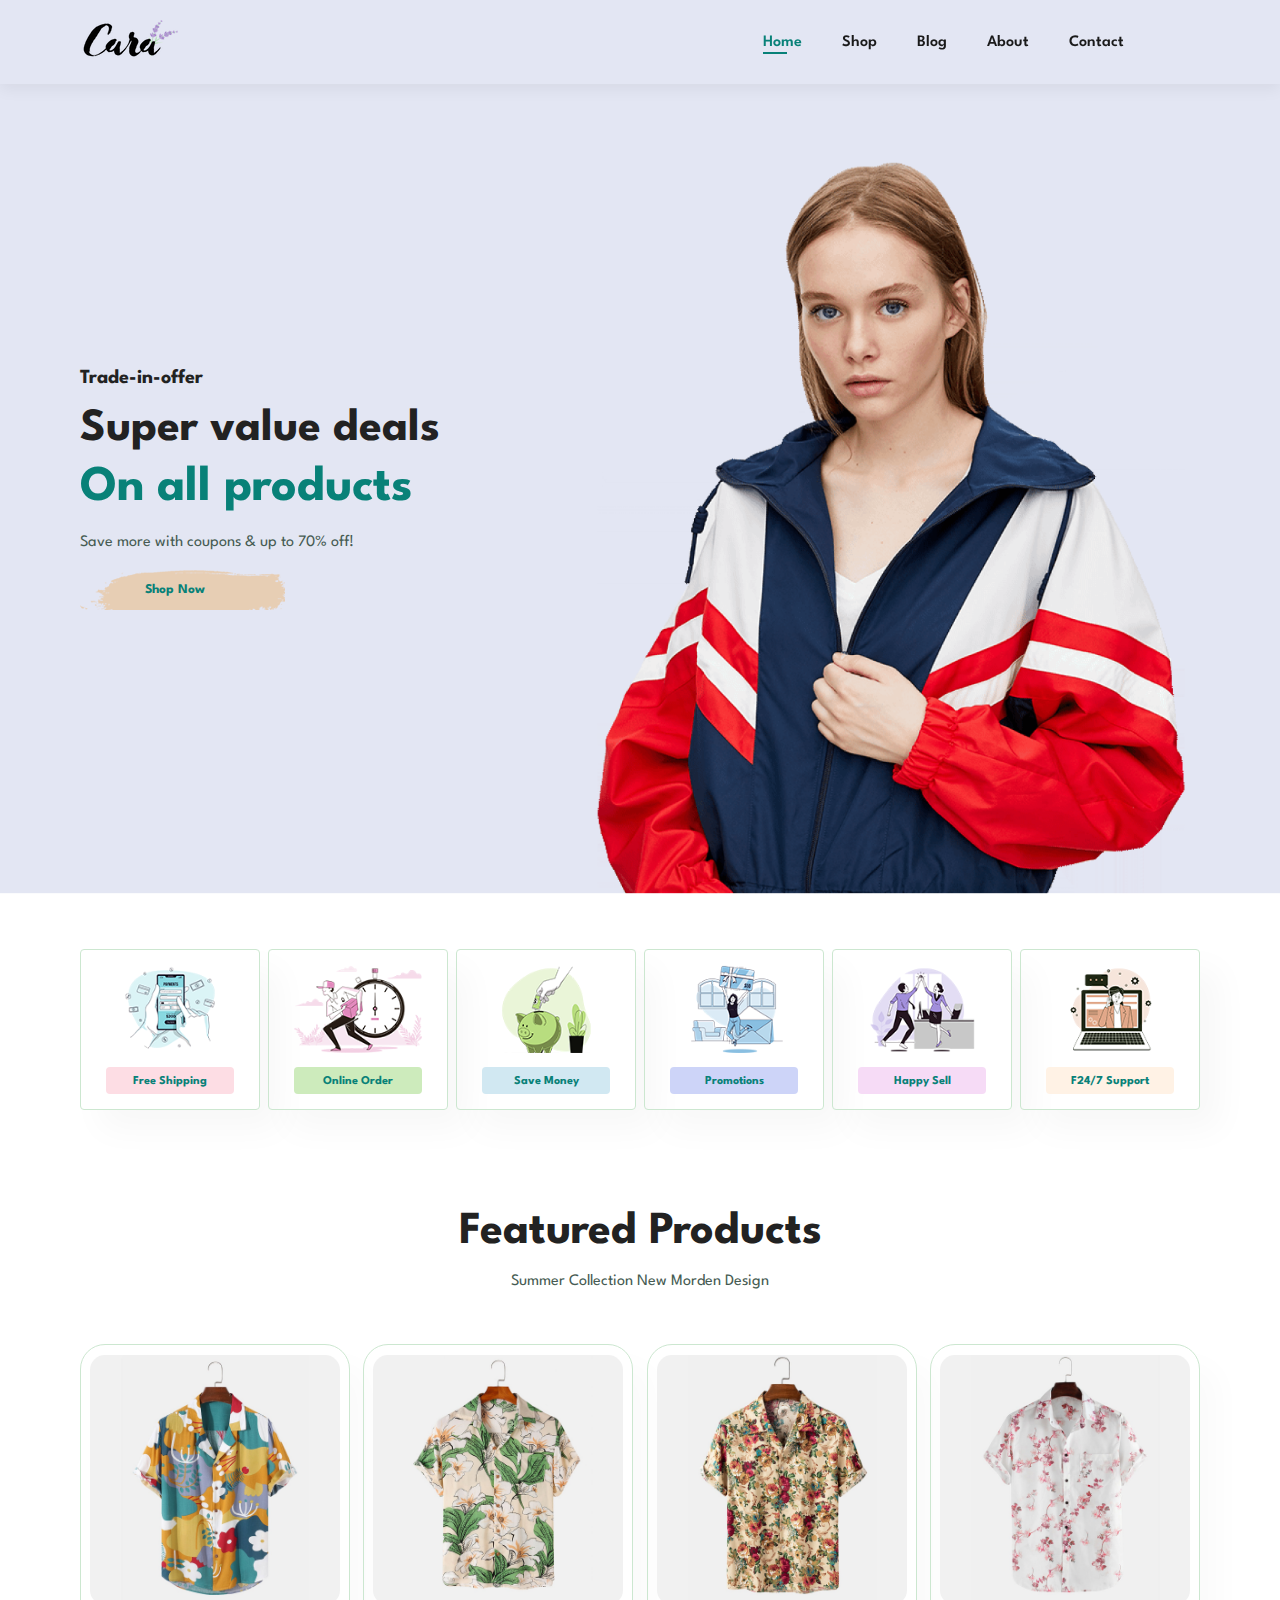
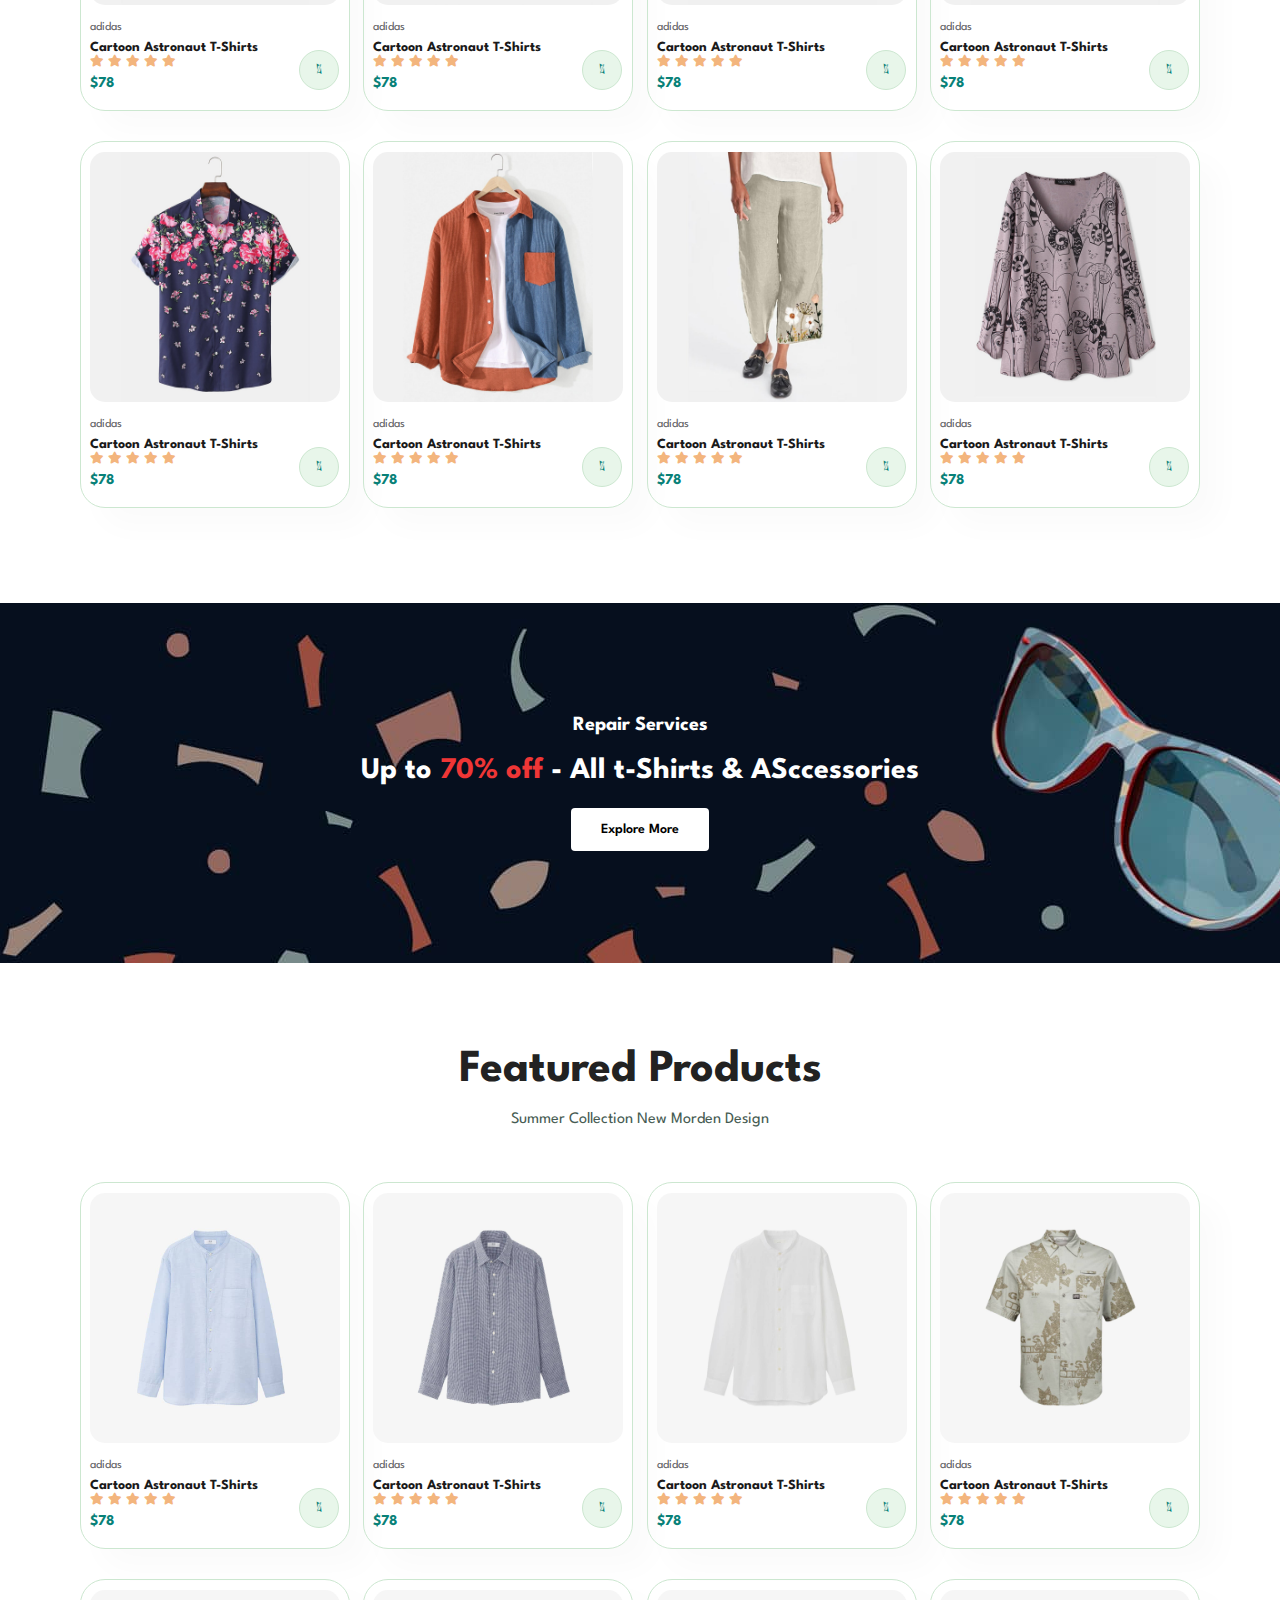
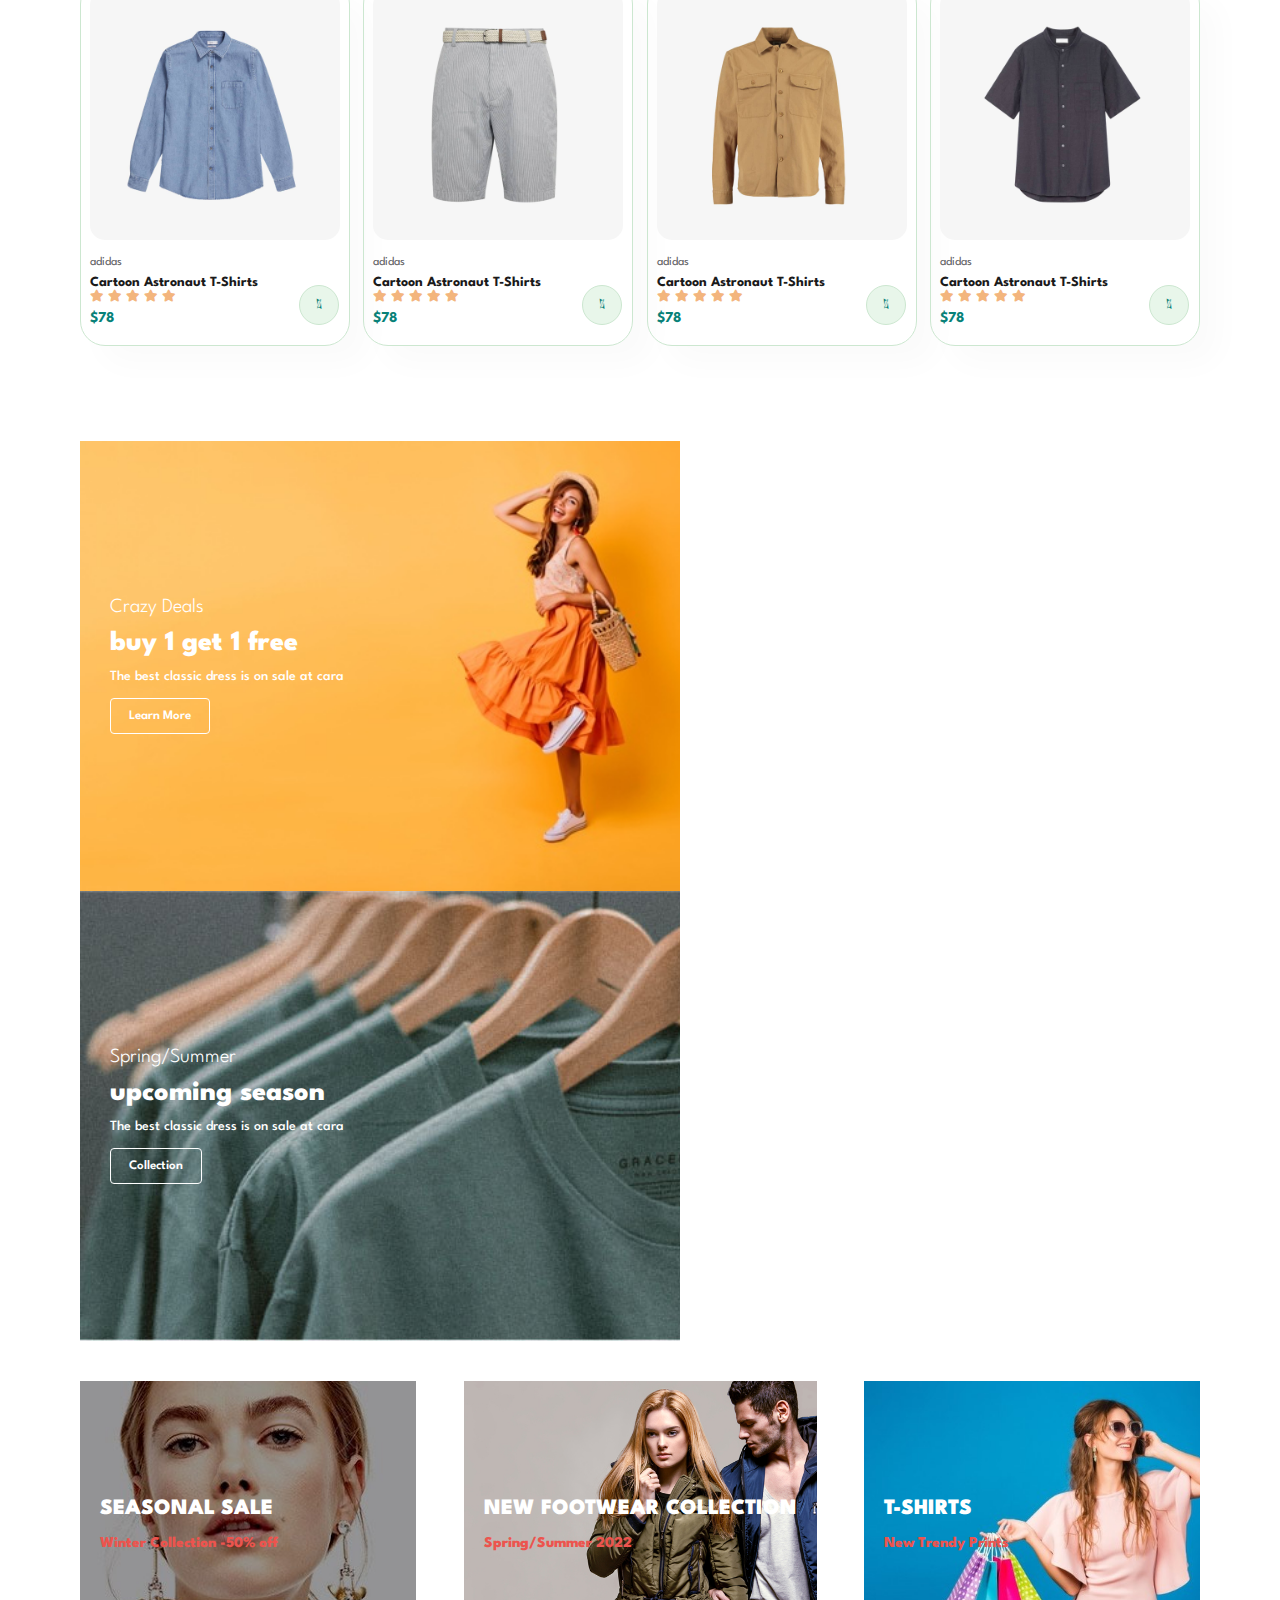
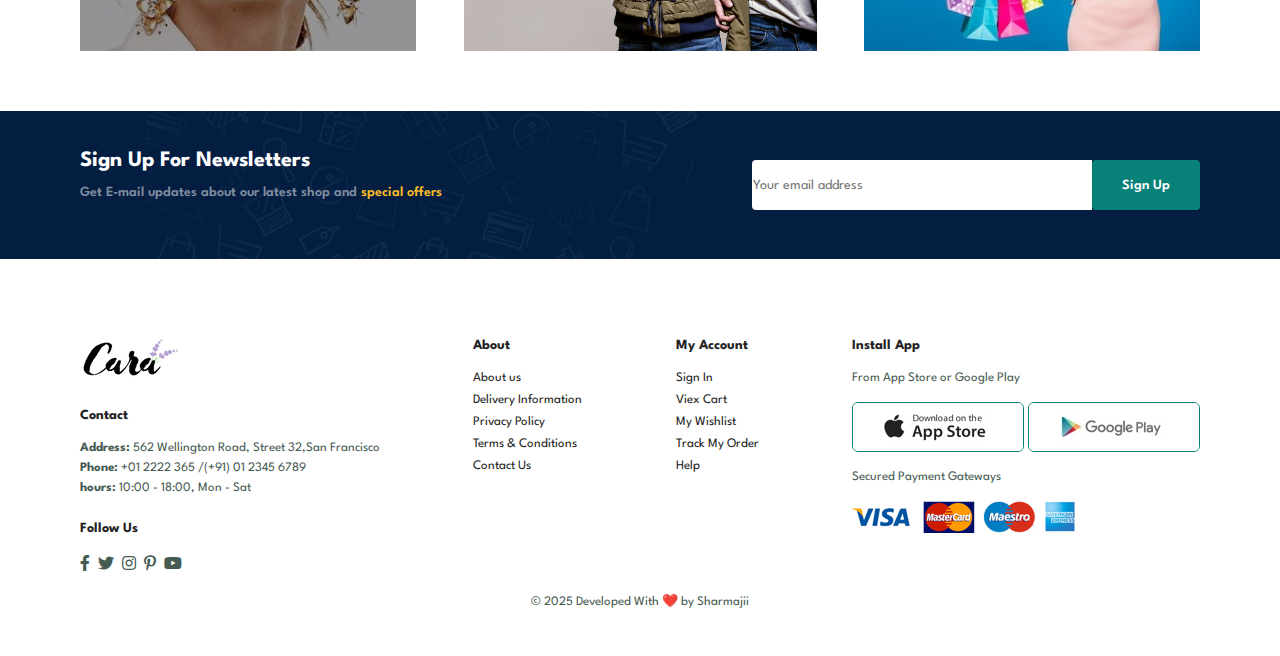
<file: index.html>
<!DOCTYPE html>
<html lang="en">
<head>
    <meta charset="UTF-8">
    <meta name="viewport" content="width=device-width, initial-scale=1.0">
    <title>Ecommerce Website</title>
    <link rel="stylesheet" href="https://pro.fontawesome.com/releases/v5.10.0/css/all.css" />
    <link rel="stylesheet" href="style.css">
</head>
<body>
    <section id="header">
        <a href="#"><img src="assets/logo_files/logo.png" alt=""></a>

        <div>
            <ul id="navbar">
                <li><a class="active" href="index.html">Home</a></li>
                <li><a href="shop.html">Shop</a></li>
                <li><a href="blog.html">Blog</a></li>
                <li><a href="about.html">About</a></li>
                <li><a href="contact.html">Contact</a></li>
                <li id="lg-bag"><a href="cart.html"><i class="far fa-shopping-bag"></i></a></li>
                <a href="#" id="close"><i class="far fa-times"></i></a>
            </ul>
        </div>
        <div id="mobile">
                <a href="cart.html"><i class="far fa-shopping-bag"></i></a>
                <i id="bar" class="fas fa-outdent"></i>
        </div>

    </section>

    <section id="hero">
        <h4>Trade-in-offer</h4>
        <h2>Super value deals</h2>
        <h1>On all products</h1>
        <p>Save more with coupons & up to 70% off!</p>
        <button>Shop Now</button>
    </section>

    <section id="feature" class="section-p1">
        <div class="fe-box">
            <img src="assets/f1.png" alt="">
            <h6>Free Shipping</h6>
        </div>
        <div class="fe-box">
            <img src="assets/f2.png" alt="">
            <h6>Online Order</h6>
        </div>
        <div class="fe-box">
            <img src="assets/f3.png" alt="">
            <h6>Save Money</h6>
        </div>
        <div class="fe-box">
            <img src="assets/f4.png" alt="">
            <h6>Promotions</h6>
        </div>
        <div class="fe-box">
            <img src="assets/f5.png" alt="">
            <h6>Happy Sell</h6>
        </div>
        <div class="fe-box">
            <img src="assets/f6.png" alt="">
            <h6>F24/7 Support</h6>
        </div>
    </section>

    
    <section id="product1" class="section-p1">
      <h2>Featured Products</h2>
      <p>Summer Collection New Morden Design</p>
      <div class="pro-container">
        <div class="pro">
            <img src="assets/a1.png" alt="">
            <div class="des">
                <span>adidas</span>
                <h5>Cartoon Astronaut T-Shirts</h5>
                <div class="star">
                    <i class="fas fa-star"></i>
                    <i class="fas fa-star"></i>
                    <i class="fas fa-star"></i>
                    <i class="fas fa-star"></i>
                    <i class="fas fa-star"></i>
                </div>
                <h4>$78</h4>
            </div>
            <a href="#"><i class="fal fa-shopping-cart cart"></i></a>
        </div>
        
            <div class="pro">
                <img src="assets/a2.png" alt="">
                <div class="des">
                    <span>adidas</span>
                    <h5>Cartoon Astronaut T-Shirts</h5>
                    <div class="star">
                        <i class="fas fa-star"></i>
                        <i class="fas fa-star"></i>
                        <i class="fas fa-star"></i>
                        <i class="fas fa-star"></i>
                        <i class="fas fa-star"></i>
                    </div>
                    <h4>$78</h4>
                </div>
                <a href="#"><i class="fal fa-shopping-cart cart"></i></a>
            </div>
            
                <div class="pro">
                    <img src="assets/a3.png" alt="">
                    <div class="des">
                        <span>adidas</span>
                        <h5>Cartoon Astronaut T-Shirts</h5>
                        <div class="star">
                            <i class="fas fa-star"></i>
                            <i class="fas fa-star"></i>
                            <i class="fas fa-star"></i>
                            <i class="fas fa-star"></i>
                            <i class="fas fa-star"></i>
                        </div>
                        <h4>$78</h4>
                    </div>
                    <a href="#"><i class="fal fa-shopping-cart cart"></i></a>
                </div>
                
                    <div class="pro">
                        <img src="assets/a4.png" alt="">
                        <div class="des">
                            <span>adidas</span>
                            <h5>Cartoon Astronaut T-Shirts</h5>
                            <div class="star">
                                <i class="fas fa-star"></i>
                                <i class="fas fa-star"></i>
                                <i class="fas fa-star"></i>
                                <i class="fas fa-star"></i>
                                <i class="fas fa-star"></i>
                            </div>
                            <h4>$78</h4>
                        </div>
                        <a href="#"><i class="fal fa-shopping-cart cart"></i></a>
                    </div>
                    
                        <div class="pro">
                            <img src="assets/a5.png" alt="">
                            <div class="des">
                                <span>adidas</span>
                                <h5>Cartoon Astronaut T-Shirts</h5>
                                <div class="star">
                                    <i class="fas fa-star"></i>
                                    <i class="fas fa-star"></i>
                                    <i class="fas fa-star"></i>
                                    <i class="fas fa-star"></i>
                                    <i class="fas fa-star"></i>
                                </div>
                                <h4>$78</h4>
                            </div>
                            <a href="#"><i class="fal fa-shopping-cart cart"></i></a>
                        </div>
                        
                            <div class="pro">
                                <img src="assets/a6.png" alt="">
                                <div class="des">
                                    <span>adidas</span>
                                    <h5>Cartoon Astronaut T-Shirts</h5>
                                    <div class="star">
                                        <i class="fas fa-star"></i>
                                        <i class="fas fa-star"></i>
                                        <i class="fas fa-star"></i>
                                        <i class="fas fa-star"></i>
                                        <i class="fas fa-star"></i>
                                    </div>
                                    <h4>$78</h4>
                                </div>
                                <a href="#"><i class="fal fa-shopping-cart cart"></i></a>
                            </div>
                            
                                <div class="pro">
                                    <img src="assets/a7.png" alt="">
                                    <div class="des">
                                        <span>adidas</span>
                                        <h5>Cartoon Astronaut T-Shirts</h5>
                                        <div class="star">
                                            <i class="fas fa-star"></i>
                                            <i class="fas fa-star"></i>
                                            <i class="fas fa-star"></i>
                                            <i class="fas fa-star"></i>
                                            <i class="fas fa-star"></i>
                                        </div>
                                        <h4>$78</h4>
                                    </div>
                                    <a href="#"><i class="fal fa-shopping-cart cart"></i></a>
                                </div>
                                
                                    <div class="pro">
                                        <img src="assets/a8.png" alt="">
                                        <div class="des">
                                            <span>adidas</span>
                                            <h5>Cartoon Astronaut T-Shirts</h5>
                                            <div class="star">
                                                <i class="fas fa-star"></i>
                                                <i class="fas fa-star"></i>
                                                <i class="fas fa-star"></i>
                                                <i class="fas fa-star"></i>
                                                <i class="fas fa-star"></i>
                                            </div>
                                            <h4>$78</h4>
                                        </div>
                                        <a href="#"><i class="fal fa-shopping-cart cart"></i></a>
                                    </div>
      </div>
    </section>
    
    <section id="banner" class="section-m1">
        <h4>Repair Services</h4>
        <h2>Up to <span>70% off</span> - All t-Shirts & ASccessories</h2>
        <button class="normal">Explore More</button>
    </section>

    <section id="product1" class="section-p1">
        <h2>Featured Products</h2>
        <p>Summer Collection New Morden Design</p>
        <div class="pro-container">
          <div class="pro">
              <img src="assets/b1.png" alt="">
              <div class="des">
                  <span>adidas</span>
                  <h5>Cartoon Astronaut T-Shirts</h5>
                  <div class="star">
                      <i class="fas fa-star"></i>
                      <i class="fas fa-star"></i>
                      <i class="fas fa-star"></i>
                      <i class="fas fa-star"></i>
                      <i class="fas fa-star"></i>
                  </div>
                  <h4>$78</h4>
              </div>
              <a href="#"><i class="fal fa-shopping-cart cart"></i></a>
          </div>
          
              <div class="pro">
                  <img src="assets/b2.png" alt="">
                  <div class="des">
                      <span>adidas</span>
                      <h5>Cartoon Astronaut T-Shirts</h5>
                      <div class="star">
                          <i class="fas fa-star"></i>
                          <i class="fas fa-star"></i>
                          <i class="fas fa-star"></i>
                          <i class="fas fa-star"></i>
                          <i class="fas fa-star"></i>
                      </div>
                      <h4>$78</h4>
                  </div>
                  <a href="#"><i class="fal fa-shopping-cart cart"></i></a>
              </div>
              
                  <div class="pro">
                      <img src="assets/b3.png" alt="">
                      <div class="des"> 
                          <span>adidas</span>
                          <h5>Cartoon Astronaut T-Shirts</h5>
                          <div class="star">
                              <i class="fas fa-star"></i>
                              <i class="fas fa-star"></i>
                              <i class="fas fa-star"></i>
                              <i class="fas fa-star"></i>
                              <i class="fas fa-star"></i>
                          </div>
                          <h4>$78</h4>
                      </div>
                      <a href="#"><i class="fal fa-shopping-cart cart"></i></a>
                    </div> 
                  
                      <div class="pro">
                          <img src="assets/b4.png" alt="">
                          <div class="des">
                              <span>adidas</span>
                              <h5>Cartoon Astronaut T-Shirts</h5>
                              <div class="star">
                                  <i class="fas fa-star"></i>
                                  <i class="fas fa-star"></i>
                                  <i class="fas fa-star"></i>
                                  <i class="fas fa-star"></i>
                                  <i class="fas fa-star"></i>
                              </div>
                              <h4>$78</h4>
                          </div>
                          <a href="#"><i class="fal fa-shopping-cart cart"></i></a>
                      </div>
                      
                          <div class="pro">
                              <img src="assets/b5.png" alt="">
                              <div class="des">
                                  <span>adidas</span>
                                  <h5>Cartoon Astronaut T-Shirts</h5>
                                  <div class="star">
                                      <i class="fas fa-star"></i>
                                      <i class="fas fa-star"></i>
                                      <i class="fas fa-star"></i>
                                      <i class="fas fa-star"></i>
                                      <i class="fas fa-star"></i>
                                  </div>
                                  <h4>$78</h4>
                              </div>
                              <a href="#"><i class="fal fa-shopping-cart cart"></i></a>
                          </div>
                          
                              <div class="pro">
                                  <img src="assets/b6.png" alt="">
                                  <div class="des">
                                      <span>adidas</span>
                                      <h5>Cartoon Astronaut T-Shirts</h5>
                                      <div class="star">
                                          <i class="fas fa-star"></i>
                                          <i class="fas fa-star"></i>
                                          <i class="fas fa-star"></i>
                                          <i class="fas fa-star"></i>
                                          <i class="fas fa-star"></i>
                                      </div>
                                      <h4>$78</h4>
                                  </div>
                                  <a href="#"><i class="fal fa-shopping-cart cart"></i></a>
                              </div>
                              
                                  <div class="pro">
                                      <img src="assets/b7.png" alt="">
                                      <div class="des">
                                          <span>adidas</span>
                                          <h5>Cartoon Astronaut T-Shirts</h5>
                                          <div class="star">
                                              <i class="fas fa-star"></i>
                                              <i class="fas fa-star"></i>
                                              <i class="fas fa-star"></i>
                                              <i class="fas fa-star"></i>
                                              <i class="fas fa-star"></i>
                                          </div>
                                          <h4>$78</h4>
                                      </div>
                                      <a href="#"><i class="fal fa-shopping-cart cart"></i></a>
                                  </div>
                                  
                                      <div class="pro">
                                          <img src="assets/b8.png" alt="">
                                          <div class="des">
                                              <span>adidas</span>
                                              <h5>Cartoon Astronaut T-Shirts</h5>
                                              <div class="star">
                                                  <i class="fas fa-star"></i>
                                                  <i class="fas fa-star"></i>
                                                  <i class="fas fa-star"></i>
                                                  <i class="fas fa-star"></i>
                                                  <i class="fas fa-star"></i>
                                              </div>
                                              <h4>$78</h4>
                                          </div>
                                          <a href="#"><i class="fal fa-shopping-cart cart"></i></a>
                                      </div>
        </div>
      </section>

    <section id="sm-banner" class="section-p1">
        <div class="banner-box">
            <h4>Crazy Deals</h4>
            <h2>buy 1 get 1 free</h2>
            <span>The best classic dress is on sale at cara</span>
            <button class="white">Learn More</button>
        </div>
        <div class="banner-box banner-box2">
            <h4>Spring/Summer</h4>
            <h2>upcoming season</h2>
            <span>The best classic dress is on sale at cara</span>
            <button class="white">Collection</button>
        </div>
</section>

<section id="banner3">
    <div class="banner-box">
        <h2>SEASONAL SALE</h2>
        <h3>Winter Collection -50% off</h3>
    </div>
    <div class="banner-box banner-box2">
            <h2>NEW FOOTWEAR COLLECTION</h2>
            <h3>Spring/Summer 2022</h3>
    </div>
    <div class="banner-box banner-box3">
        <h2>T-SHIRTS</h2>
        <h3>New Trendy Prints</h3>
</div>
</section>

<section id="newsletter" class="section-p1 section-m1">
    <div class="newstext">
        <h4>Sign Up For Newsletters</h4>
        <p>Get E-mail updates about our latest shop and <span>special offers</span></p>
    </div>
    <div class="form">
        <input type="text" placeholder="Your email address">
        <button class="normal">Sign Up</button>
    </div>
</section>

<footer class="section-p1">
    <div class="col">
        <img  class="logo" src="assets/logo_files/logo.png" alt="">
        <h4>Contact</h4>
        <p><strong>Address: </strong> 562 Wellington Road, Street 32,San Francisco</p>
        <p><strong>Phone: </strong> +01 2222 365 /(+91) 01 2345 6789</p>
        <p><strong>hours: </strong>10:00 - 18:00, Mon - Sat</p>
        <div class="follow">
            <h4>Follow Us</h4>
            <div class="icon">
                <i class="fab fa-facebook-f"></i>
                <i class="fab fa-twitter"></i>
                <i class="fab fa-instagram"></i>
                <i class="fab fa-pinterest-p"></i>
                <i class="fab fa-youtube"></i>
            </div>
        </div>
    </div>

    <div class="col">
        <h4>About</h4>
        <a href="#">About us</a>
        <a href="#">Delivery Information</a>
        <a href="#">Privacy Policy</a>
        <a href="#">Terms & Conditions</a>
        <a href="#">Contact Us</a>
    </div>

    <div class="col">
        <h4>My Account</h4>
        <a href="#">Sign In</a>
        <a href="#">Viex Cart</a>
        <a href="#">My Wishlist</a>
        <a href="#">Track My Order</a>
        <a href="#">Help</a>
    </div>

    <div class="col install">
        <h4>Install App</h4>
        <p>From App Store or Google Play</p>
        <div class="row">
            <img src="assets/app.png" alt="">
            <img src="assets/play.png" alt="">
        </div>
        <p>Secured Payment Gateways</p>
        <img src="assets/pay.png" alt="">
    </div>

    <div class="copyright">
        <p>&copy; 2025 Developed With ❤️ by Sharmajii</p>
    </div>
</footer>

<script src="script.js"></script>
</body>
</html>
</file>
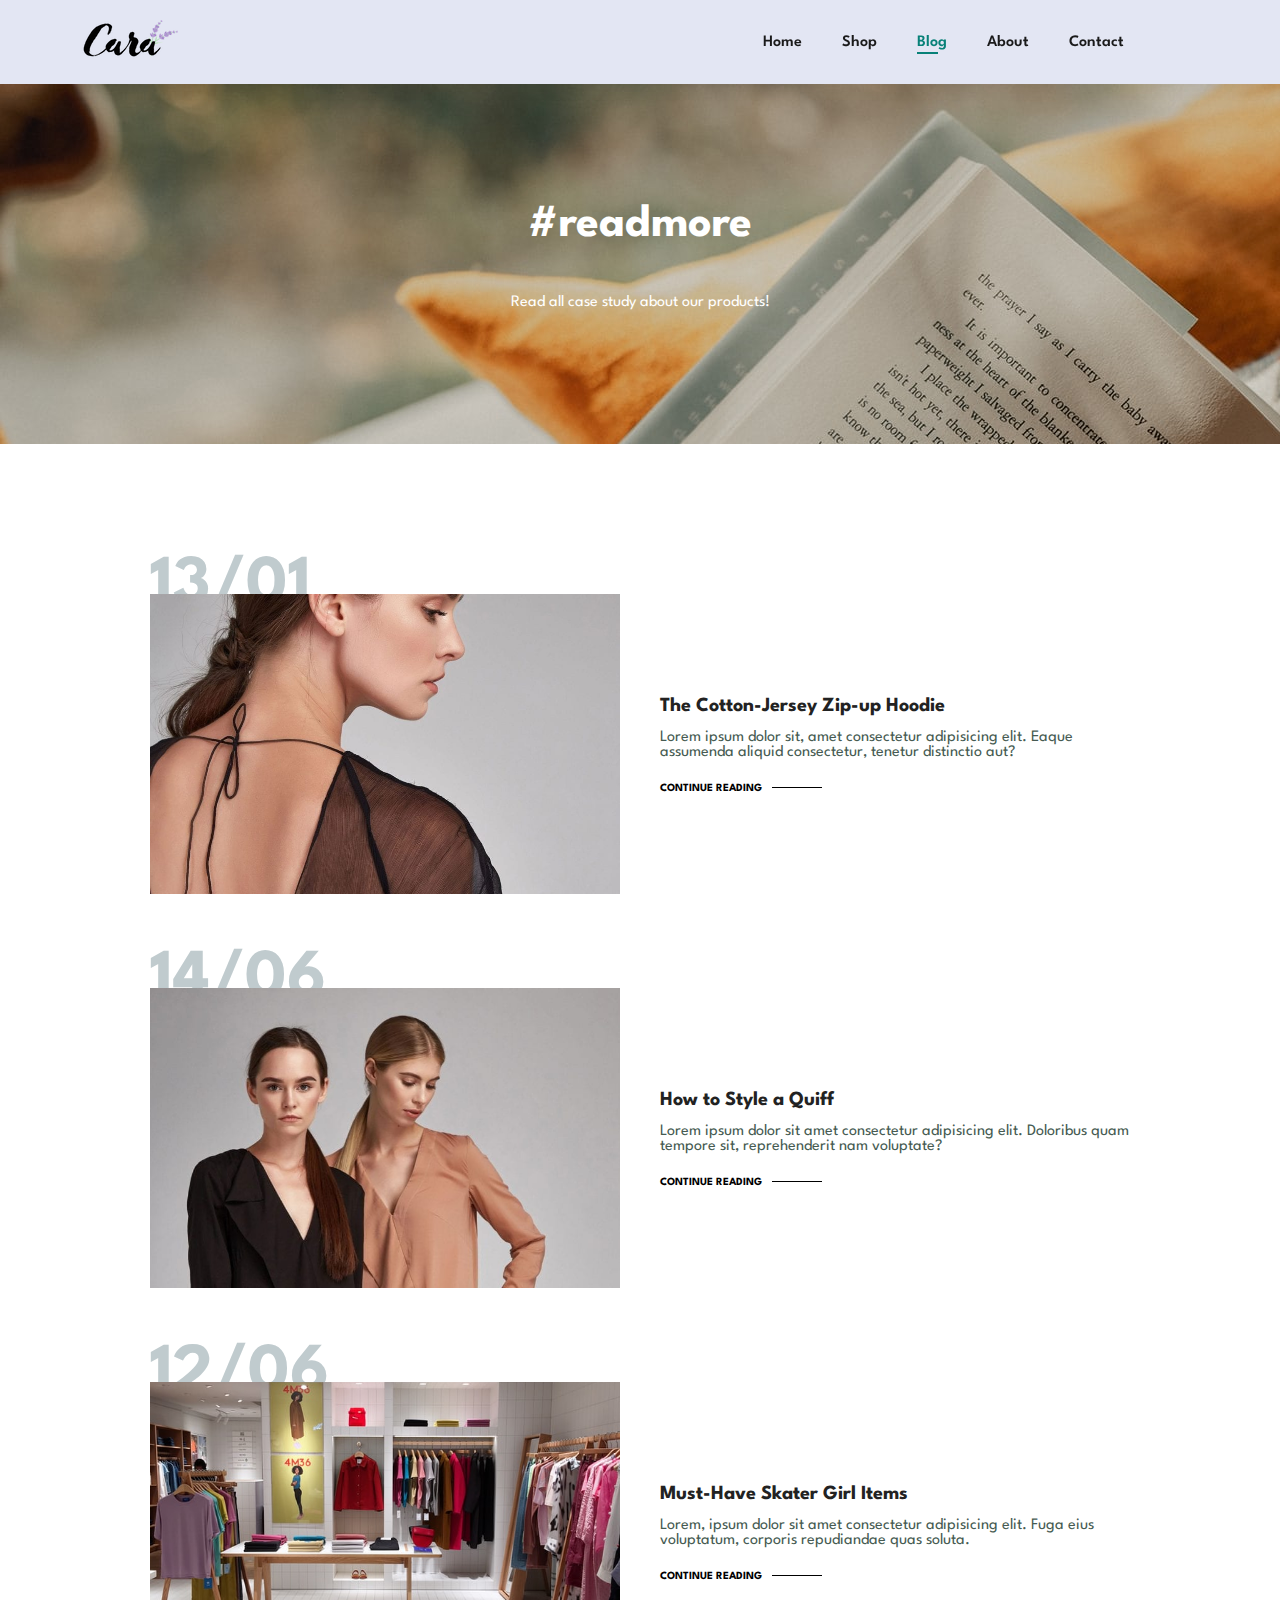
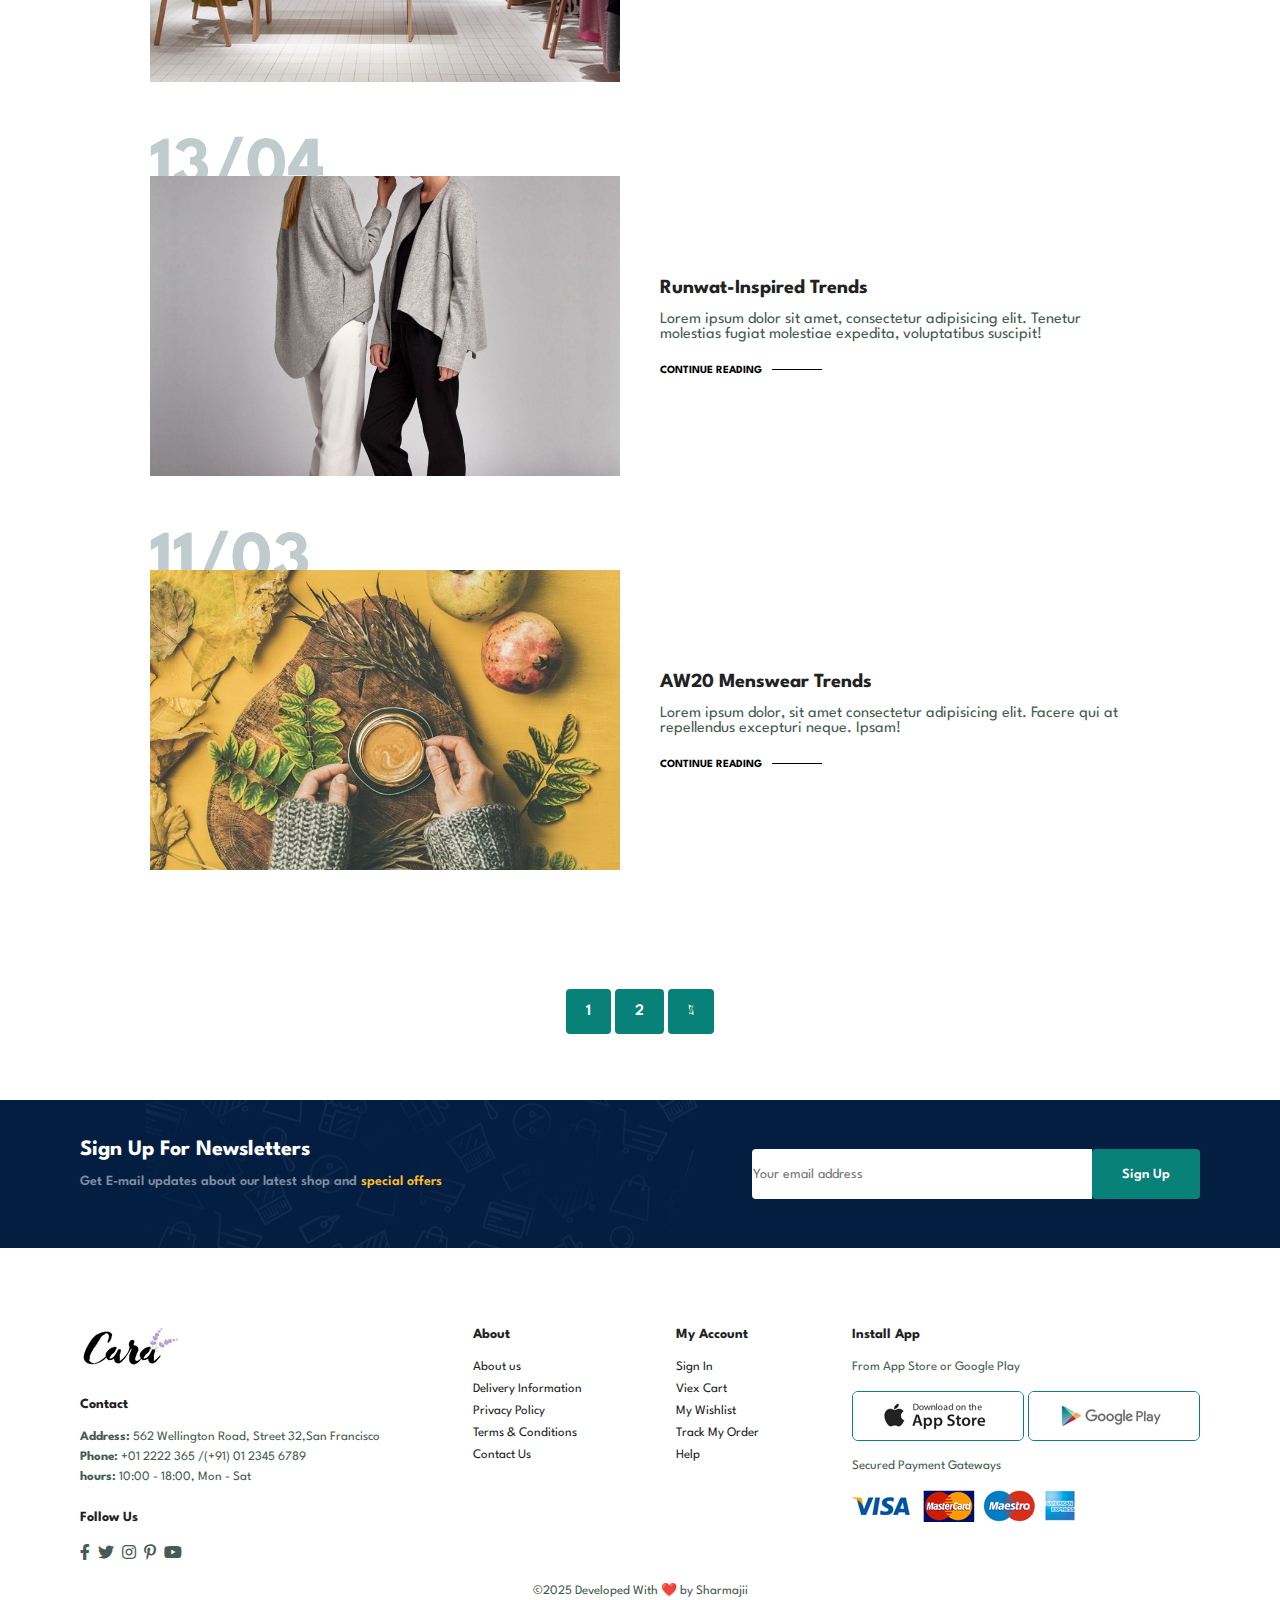
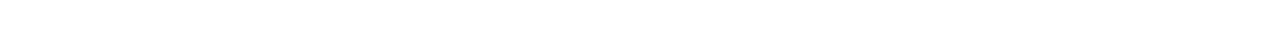
<file: blog.html>
<!DOCTYPE html>
<html lang="en">
<head>
    <meta charset="UTF-8">
    <meta name="viewport" content="width=device-width, initial-scale=1.0">
    <title>Ecommerce Website</title>
    <link rel="stylesheet" href="https://pro.fontawesome.com/releases/v5.10.0/css/all.css" />
    <link rel="stylesheet" href="style.css">
</head>
<body>
    <section id="header">
        <a href="#"><img src="assets/logo_files/logo.png" alt=""></a>

        <div>
            <ul id="navbar">
                <li><a href="index.html">Home</a></li>
                <li><a  href="shop.html">Shop</a></li>
                <li><a class="active" href="blog.html">Blog</a></li>
                <li><a href="about.html">About</a></li>
                <li><a href="contact.html">Contact</a></li>
                <li id="lg-bag"><a href="cart.html"><i class="far fa-shopping-bag"></i></a></li>
                <a href="#" id="close"><i class="far fa-times"></i></a>
            </ul>
        </div>
        <div id="mobile">
                <a href="cart.html"><i class="far fa-shopping-bag"></i></a>
                <i id="bar" class="fas fa-outdent"></i>
        </div>

    </section>

    <section id="page-header" class="blog-header">
        <h2>#readmore</h2>
        <p>Read all case study about our products!</p>
    </section>

    <section id="blog">
        <div class="blog-box">
            <div class="blog-img">
                <img src="assets/c1.png" alt="">
            </div>
            <div class="blog-details">
                <h4>The Cotton-Jersey Zip-up Hoodie</h4>
                <p>Lorem ipsum dolor sit, amet consectetur adipisicing elit. Eaque assumenda aliquid consectetur, tenetur distinctio aut?</p>
                <a href="#">CONTINUE READING</a>
            </div>
            <h1>13/01</h1>
        </div>
        <div class="blog-box">
            <div class="blog-img">
                <img src="assets/c2.png" alt="">
            </div>
            <div class="blog-details">
                <h4>How to Style a Quiff</h4>
                <p>Lorem ipsum dolor sit amet consectetur adipisicing elit. Doloribus quam tempore sit, reprehenderit nam voluptate?</p>
                <a href="#">CONTINUE READING</a>
            </div>
            <h1>14/06</h1>
        </div>
        <div class="blog-box">
            <div class="blog-img">
                <img src="assets/c3.png" alt="">
            </div>
            <div class="blog-details">
                <h4>Must-Have Skater Girl Items</h4>
                <p>Lorem, ipsum dolor sit amet consectetur adipisicing elit. Fuga eius voluptatum, corporis repudiandae quas soluta.</p>
                <a href="#">CONTINUE READING</a>
            </div>
            <h1>12/06</h1>
        </div>
        <div class="blog-box">
            <div class="blog-img">
                <img src="assets/c4.png" alt="">
            </div>
            <div class="blog-details">
                <h4>Runwat-Inspired Trends</h4>
                <p>Lorem ipsum dolor sit amet, consectetur adipisicing elit. Tenetur molestias fugiat molestiae expedita, voluptatibus suscipit!</p>
                <a href="#">CONTINUE READING</a>
            </div>
            <h1>13/04</h1>
        </div>
        <div class="blog-box">
            <div class="blog-img">
                <img src="assets/c6.png" alt="">
            </div>
            <div class="blog-details">
                <h4>AW20 Menswear Trends</h4>
                <p>Lorem ipsum dolor, sit amet consectetur adipisicing elit. Facere qui at repellendus excepturi neque. Ipsam!</p>
                <a href="#">CONTINUE READING</a>
            </div>
            <h1>11/03</h1>
        </div>
    </section>

    <section id="pagination" class="section-p1">
    <a href="#">1</a>
    <a href="#">2</a>
    <a href="#"><i class="fal fa-long-arrow-alt-right"></i></a>
</section>      

   <section id="newsletter" class="section-p1 section-m1">
    <div class="newstext">
        <h4>Sign Up For Newsletters</h4>
        <p>Get E-mail updates about our latest shop and <span>special offers</span></p>
    </div>
    <div class="form">
        <input type="text" placeholder="Your email address">
        <button class="normal">Sign Up</button>
    </div>
</section>

<footer class="section-p1">
    <div class="col">
        <img  class="logo" src="assets/logo_files/logo.png" alt="">
        <h4>Contact</h4>
        <p><strong>Address: </strong> 562 Wellington Road, Street 32,San Francisco</p>
        <p><strong>Phone: </strong> +01 2222 365 /(+91) 01 2345 6789</p>
        <p><strong>hours: </strong>10:00 - 18:00, Mon - Sat</p>
        <div class="follow">
            <h4>Follow Us</h4>
            <div class="icon">
                <i class="fab fa-facebook-f"></i>
                <i class="fab fa-twitter"></i>
                <i class="fab fa-instagram"></i>
                <i class="fab fa-pinterest-p"></i>
                <i class="fab fa-youtube"></i>
            </div>
        </div>
    </div>

    <div class="col">
        <h4>About</h4>
        <a href="#">About us</a>
        <a href="#">Delivery Information</a>
        <a href="#">Privacy Policy</a>
        <a href="#">Terms & Conditions</a>
        <a href="#">Contact Us</a>
    </div>

    <div class="col">
        <h4>My Account</h4>
        <a href="#">Sign In</a>
        <a href="#">Viex Cart</a>
        <a href="#">My Wishlist</a>
        <a href="#">Track My Order</a>
        <a href="#">Help</a>
    </div>

    <div class="col install">
        <h4>Install App</h4>
        <p>From App Store or Google Play</p>
        <div class="row">
            <img src="assets/app.png" alt="">
            <img src="assets/play.png" alt="">
        </div>
        <p>Secured Payment Gateways</p>
        <img src="assets/pay.png" alt="">
    </div>

    <div class="copyright">
        <p>&copy;2025 Developed With ❤️ by Sharmajii</p>
    </div>
</footer>

<script src="script.js"></script>
</body>
</html>
</file>
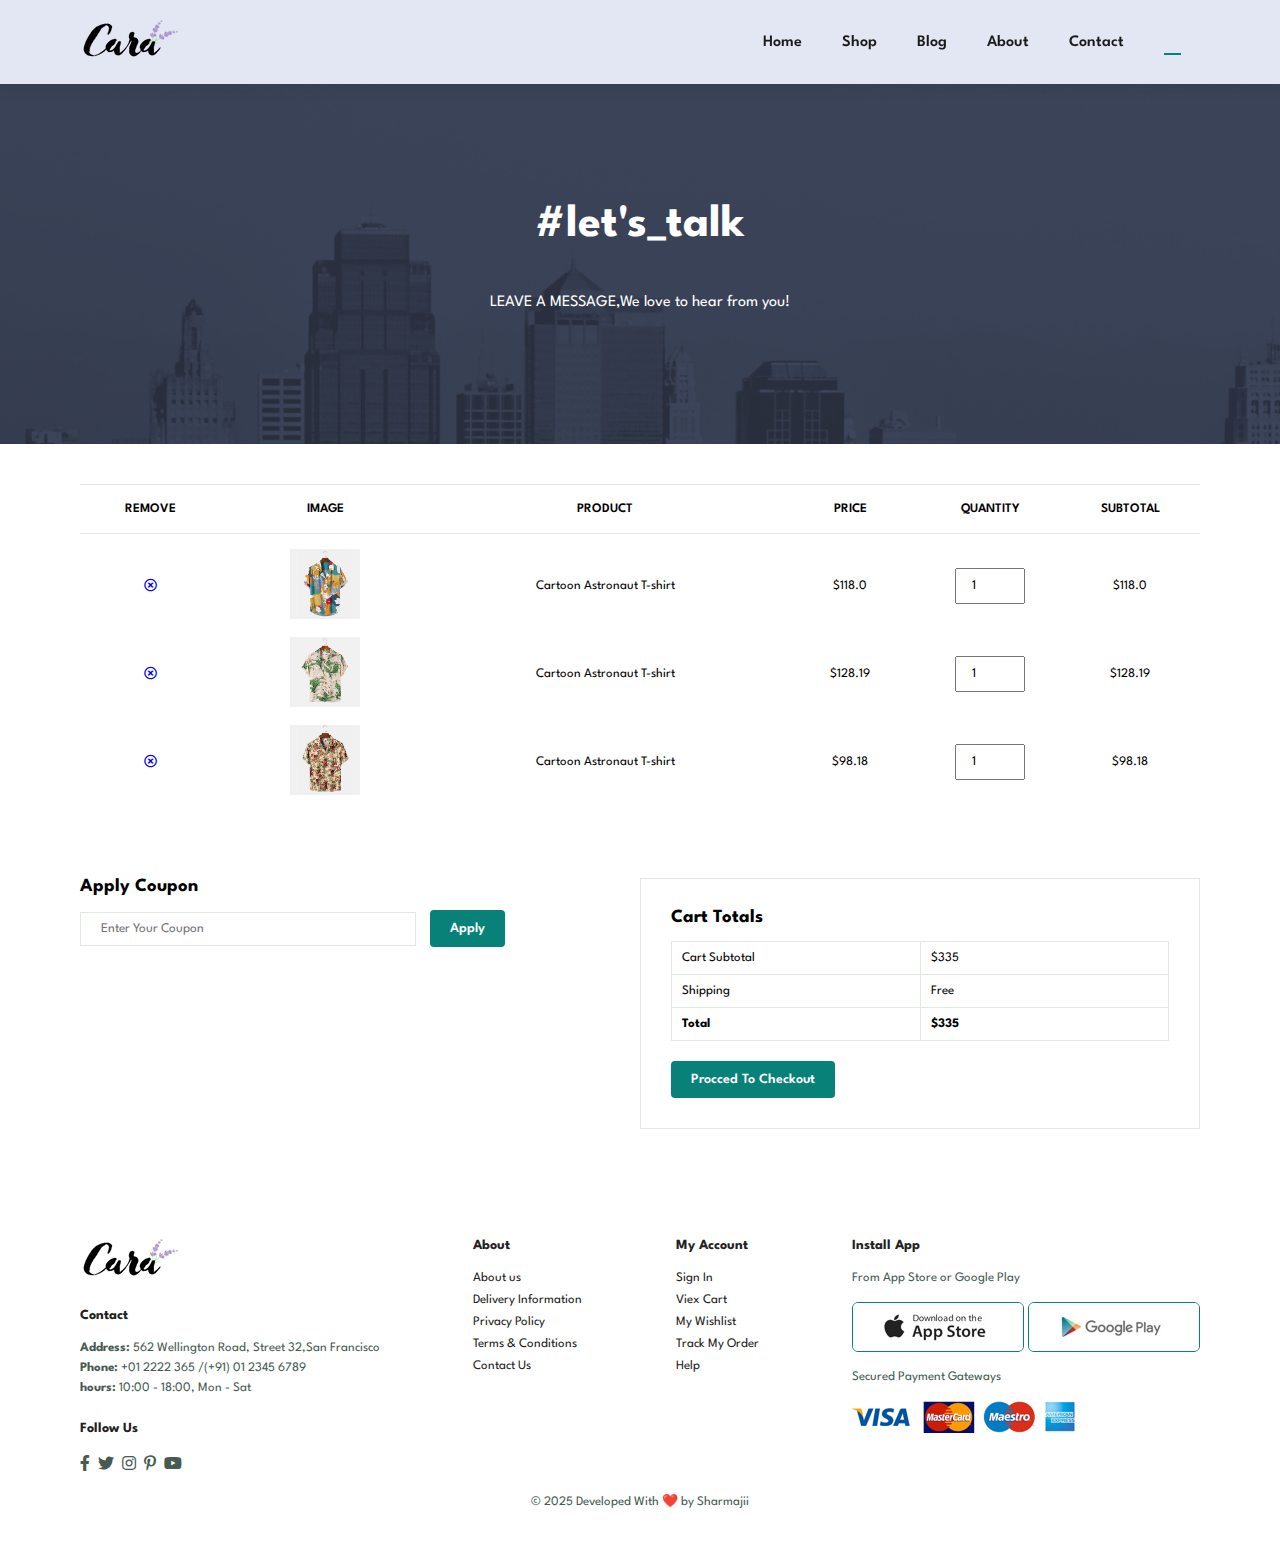
<file: cart.html>
<!DOCTYPE html>
<html lang="en">
<head>
    <meta charset="UTF-8">
    <meta name="viewport" content="width=device-width, initial-scale=1.0">
    <title>Ecommerce Website</title>
    <link rel="stylesheet" href="https://pro.fontawesome.com/releases/v5.10.0/css/all.css" />
    <link rel="stylesheet" href="style.css">
</head>
<body>
    <section id="header">
        <a href="#"><img src="assets/logo_files/logo.png" alt=""></a>

        <div>
            <ul id="navbar">
                <li><a href="index.html">Home</a></li>
                <li><a  href="shop.html">Shop</a></li>
                <li><a href="blog.html">Blog</a></li>
                <li><a href="about.html">About</a></li>
                <li><a href="contact.html">Contact</a></li>
                <li id="lg-bag"><a class="active" href="cart.html"><i class="far fa-shopping-bag"></i></a></li>
                <a href="#" id="close"><i class="far fa-times"></i></a>
            </ul>
        </div>
        <div id="mobile">
                <a href="cart.html"><i class="far fa-shopping-bag"></i></a>
                <i id="bar" class="fas fa-outdent"></i>
        </div>

    </section>

    <section id="page-header" class="about-header">
        <h2>#let's_talk</h2>
        <p>LEAVE A MESSAGE,We love to hear from you!</p>
    </section>

    <section id="cart" class="section-p1">
        <table width="100%">
            <thead>
                <tr>
                    <td>Remove</td>
                    <td>Image</td>
                    <td>Product</td>
                    <td>Price</td>
                    <td>Quantity</td>
                    <td>Subtotal</td>
                </tr>
            </thead>
            <tbody>
                <tr>
                    <td><a href="#"><i class="far fa-times-circle"></i></a></td>
                    <td><img src="assets/a1.png" alt=""></td>
                    <td>Cartoon Astronaut T-shirt</td>
                    <td>$118.0</td>
                    <td><input type="number" value="1"></td>
                    <td>$118.0</td>
                </tr>
                <tr>
                    <td><a href="#"><i class="far fa-times-circle"></i></a></td>
                    <td><img src="assets/a2.png" alt=""></td>
                    <td>Cartoon Astronaut T-shirt</td>
                    <td>$128.19</td>
                    <td><input type="number" value="1"></td>
                    <td>$128.19</td>
                </tr>
                <tr>
                    <td><a href="#"><i class="far fa-times-circle"></i></a></td>
                    <td><img src="assets/a3.png" alt=""></td>
                    <td>Cartoon Astronaut T-shirt</td>
                    <td>$98.18</td>
                    <td><input type="number" value="1"></td>
                    <td>$98.18</td>
                </tr>
            </tbody>
        </table>
    </section>

    <section id="cart-add" class="section-p1">
        <div id="coupon">
            <h3>Apply Coupon</h3>
            <div>
                <input type="text" placeholder="Enter Your Coupon">
                <button class="normal">Apply</button>
            </div>
        </div>
        <div id="subtotal">
            <h3>Cart Totals</h3>
            <table>
                <tr>
                    <td>Cart Subtotal</td>
                    <td>$335</td>
                </tr>
                <tr>
                    <td>Shipping</td>
                    <td>Free</td>
                </tr>
                <tr>
                    <td><strong>Total</strong></td>
                    <td><strong>$335</strong></td>
                </tr>
            </table>
            <button class="normal">Procced To Checkout</button>
        </div> 

    </section>

  <footer class="section-p1">
    <div class="col">
        <img  class="logo" src="assets/logo_files/logo.png" alt="">
        <h4>Contact</h4>
        <p><strong>Address: </strong> 562 Wellington Road, Street 32,San Francisco</p>
        <p><strong>Phone: </strong> +01 2222 365 /(+91) 01 2345 6789</p>
        <p><strong>hours: </strong>10:00 - 18:00, Mon - Sat</p>
        <div class="follow">
            <h4>Follow Us</h4>
            <div class="icon">
                <i class="fab fa-facebook-f"></i>
                <i class="fab fa-twitter"></i>
                <i class="fab fa-instagram"></i>
                <i class="fab fa-pinterest-p"></i>
                <i class="fab fa-youtube"></i>
            </div>
        </div>
    </div>

    <div class="col">
        <h4>About</h4>
        <a href="#">About us</a>
        <a href="#">Delivery Information</a>
        <a href="#">Privacy Policy</a>
        <a href="#">Terms & Conditions</a>
        <a href="#">Contact Us</a>
    </div>

    <div class="col">
        <h4>My Account</h4>
        <a href="#">Sign In</a>
        <a href="#">Viex Cart</a>
        <a href="#">My Wishlist</a>
        <a href="#">Track My Order</a>
        <a href="#">Help</a>
    </div>

    <div class="col install">
        <h4>Install App</h4>
        <p>From App Store or Google Play</p>
        <div class="row">
            <img src="assets/app.png" alt="">
            <img src="assets/play.png" alt="">
        </div>
        <p>Secured Payment Gateways</p>
        <img src="assets/pay.png" alt="">
    </div>

    <div class="copyright">
        <p>&copy; 2025 Developed With ❤️ by Sharmajii</p>
    </div>
</footer>

<script src="script.js"></script>
</body>
</html>
</file>
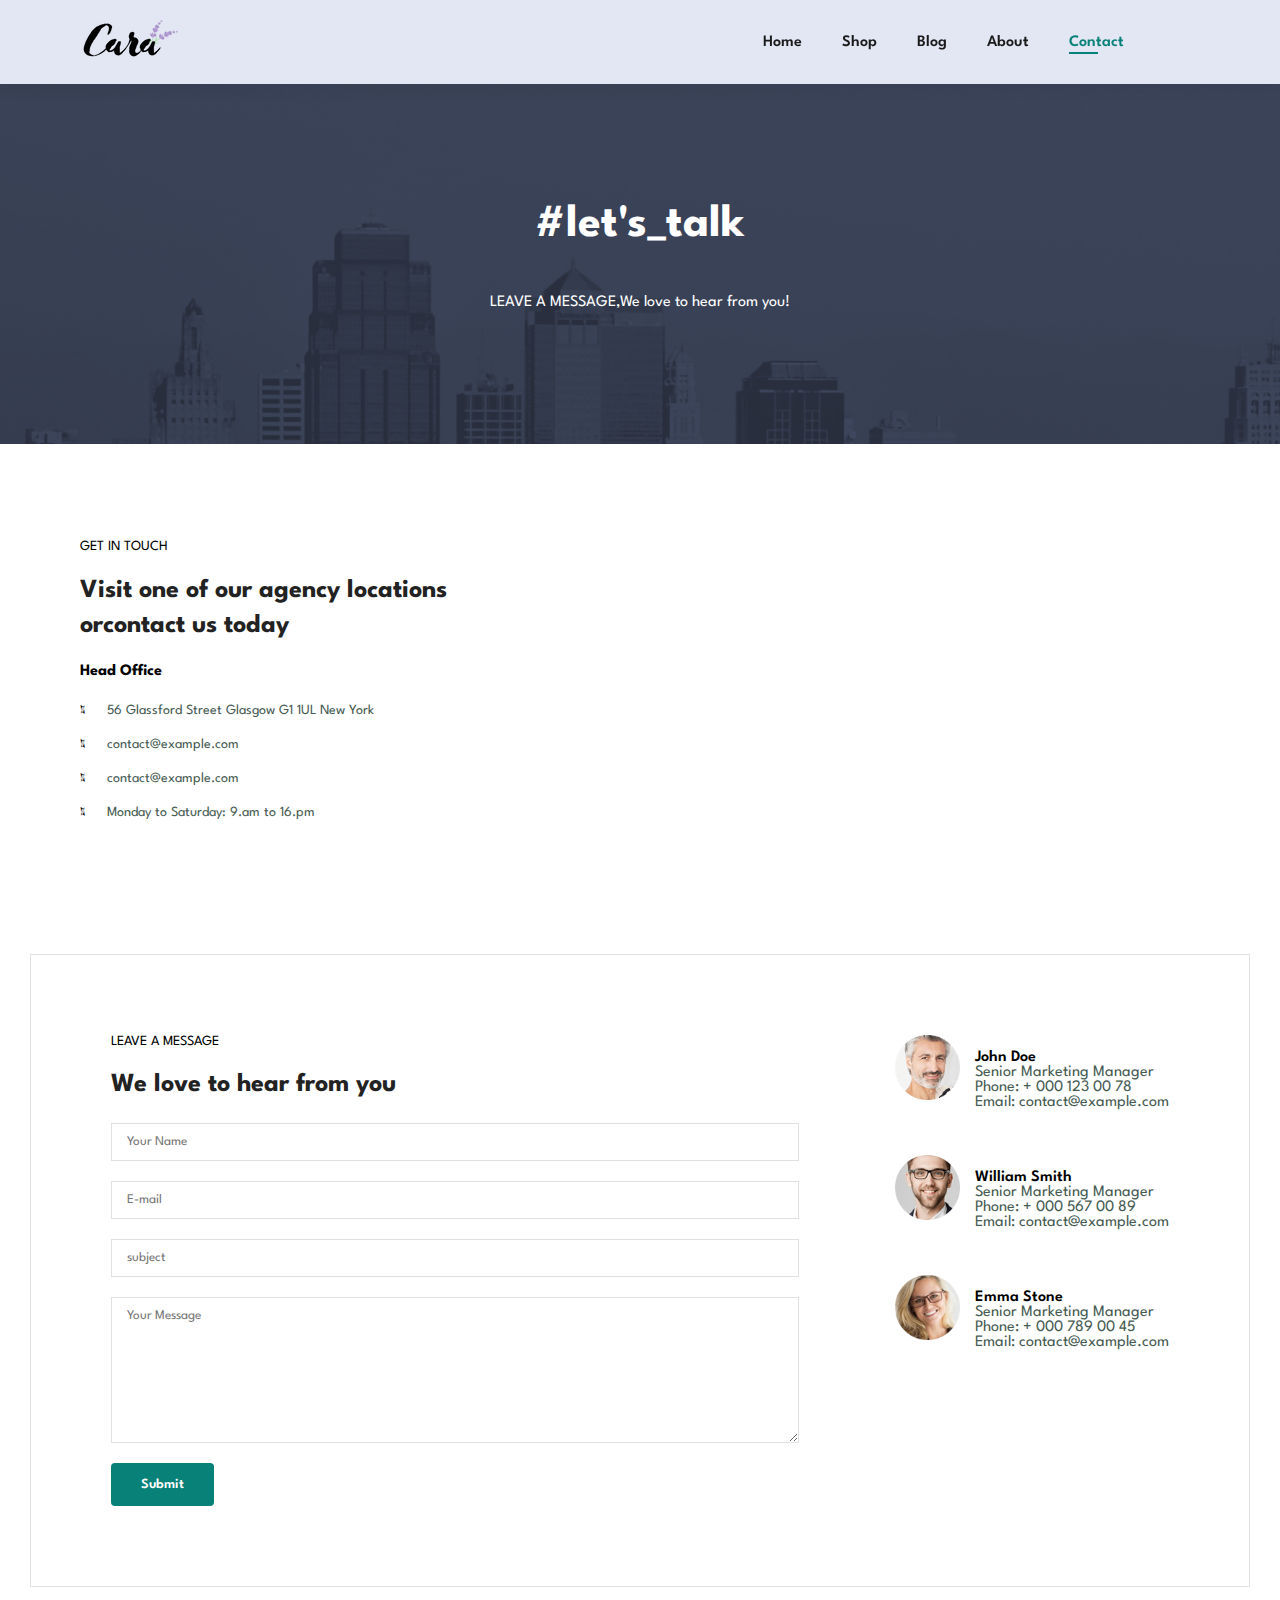
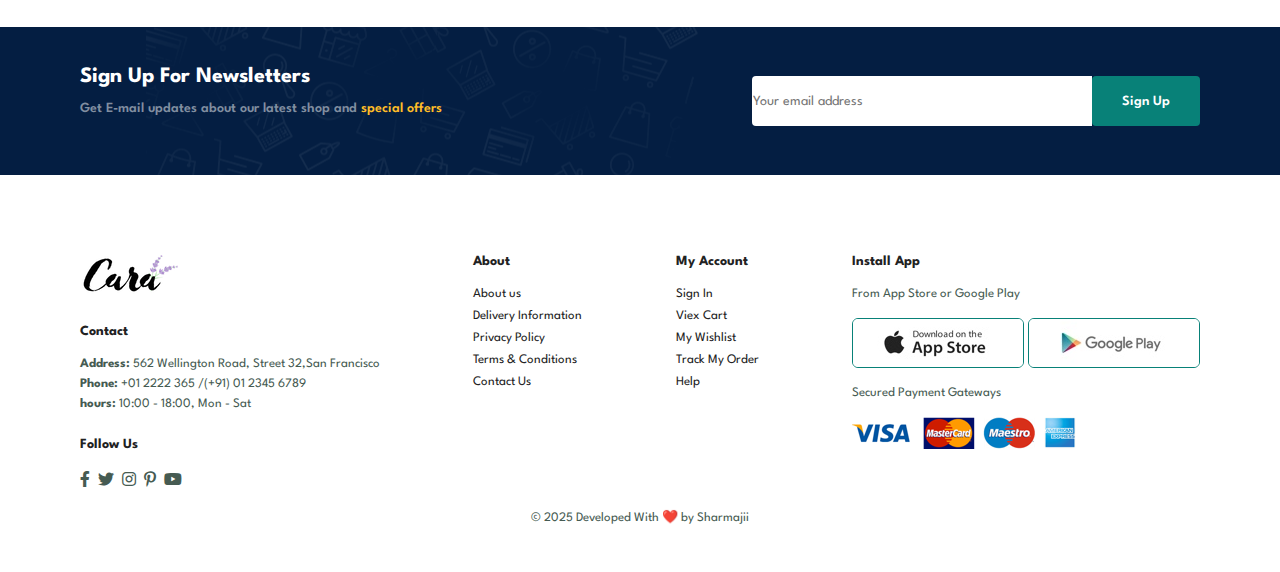
<file: contact.html>
<!DOCTYPE html>
<html lang="en">
<head>
    <meta charset="UTF-8">
    <meta name="viewport" content="width=device-width, initial-scale=1.0">
    <title>Ecommerce Website</title>
    <link rel="stylesheet" href="https://pro.fontawesome.com/releases/v5.10.0/css/all.css" />
    <link rel="stylesheet" href="style.css">
</head>
<body>
    <section id="header">
        <a href="#"><img src="assets/logo_files/logo.png" alt=""></a>

        <div>
            <ul id="navbar">
                <li><a href="index.html">Home</a></li>
                <li><a  href="shop.html">Shop</a></li>
                <li><a href="blog.html">Blog</a></li>
                <li><a href="about.html">About</a></li>
                <li><a class="active" href="contact.html">Contact</a></li>
                <li id="lg-bag"><a href="cart.html"><i class="far fa-shopping-bag"></i></a></li>
                <a href="#" id="close"><i class="far fa-times"></i></a>
            </ul>
        </div>
        <div id="mobile">
                <a href="cart.html"><i class="far fa-shopping-bag"></i></a>
                <i id="bar" class="fas fa-outdent"></i>
        </div>

    </section>

    <section id="page-header" class="about-header">
        <h2>#let's_talk</h2>
        <p>LEAVE A MESSAGE,We love to hear from you!</p>
    </section>

    <section id="contact-details" class="section-p1">
        <div class="details">
            <span>GET IN TOUCH</span>
            <h2>Visit one of our agency locations orcontact us today</h2>
            <h3>Head Office</h3>
            <div>
                <li>
                    <i class="fal fa-map"></i>
                    <p>56 Glassford Street Glasgow G1 1UL New York</p>
                </li>
                <li>
                    <i class="fal fa-envelope"></i>
                    <p>contact@example.com</p>
                </li>
                <li>
                    <i class="fal fa-phone-alt"></i>
                    <p>contact@example.com</p>
                </li>
                <li>
                    <i class="fal fa-clock"></i>
                    <p>Monday to Saturday:  9.am to 16.pm</p>
                </li>
            </div>
        </div>
       
        <div class="map">
            <iframe src="https://www.google.com/maps/embed?pb=!1m18!1m12!1m3!1d2469.6872164482324!2d-1.2570928234814804!3d51.75704287187115!2m3!1f0!2f0!3f0!3m2!1i1024!2i768!4f13.1!3m3!1m2!1s0x4876c6a9ef8c485b%3A0xd2ff1883a001afed!2sUniversity%20of%20Oxford!5e0!3m2!1sen!2sin!4v1738783295865!5m2!1sen!2sin" width="600" height="450" style="border:0;" allowfullscreen="" loading="lazy" referrerpolicy="no-referrer-when-downgrade"></iframe>
        </div>
    </section>

    <section id="form-details">
        <form action="">
            <span>LEAVE A MESSAGE</span>
            <h2>We love to hear from you</h2>
            <input type="text" placeholder="Your Name">
            <input type="text" placeholder="E-mail">
            <input type="text" placeholder="subject">
            <textarea name="" id="" cols="30" rows="10" placeholder="Your Message"></textarea>
            <button class="normal">Submit</button>
        </form>

        <div class="people">
            <div>
                <img src="assets/z1.png" alt="">
                <p><span>John Doe</span>Senior Marketing Manager <br> Phone: + 000 123 00 78 <br> Email: contact@example.com</p>
            </div>
            <div>
                <img src="assets/z2.png" alt="">
                <p><span>William Smith</span>Senior Marketing Manager <br> Phone: + 000 567 00 89 <br> Email: contact@example.com</p>
            </div>
            <div>
                <img src="assets/z3.png" alt="">
                <p><span>Emma Stone</span>Senior Marketing Manager <br> Phone: + 000 789 00 45 <br> Email: contact@example.com</p>
            </div>
        </div>
    </section>

    <section id="newsletter" class="section-p1 section-m1">
        <div class="newstext">
            <h4>Sign Up For Newsletters</h4>
            <p>Get E-mail updates about our latest shop and <span>special offers</span></p>
        </div>
        <div class="form">
            <input type="text" placeholder="Your email address">
            <button class="normal">Sign Up</button>
        </div>
    </section>


 
<footer class="section-p1">
    <div class="col">
        <img  class="logo" src="assets/logo_files/logo.png" alt="">
        <h4>Contact</h4>
        <p><strong>Address: </strong> 562 Wellington Road, Street 32,San Francisco</p>
        <p><strong>Phone: </strong> +01 2222 365 /(+91) 01 2345 6789</p>
        <p><strong>hours: </strong>10:00 - 18:00, Mon - Sat</p>
        <div class="follow">
            <h4>Follow Us</h4>
            <div class="icon">
                <i class="fab fa-facebook-f"></i>
                <i class="fab fa-twitter"></i>
                <i class="fab fa-instagram"></i>
                <i class="fab fa-pinterest-p"></i>
                <i class="fab fa-youtube"></i>
            </div>
        </div>
    </div>

    <div class="col">
        <h4>About</h4>
        <a href="#">About us</a>
        <a href="#">Delivery Information</a>
        <a href="#">Privacy Policy</a>
        <a href="#">Terms & Conditions</a>
        <a href="#">Contact Us</a>
    </div>

    <div class="col">
        <h4>My Account</h4>
        <a href="#">Sign In</a>
        <a href="#">Viex Cart</a>
        <a href="#">My Wishlist</a>
        <a href="#">Track My Order</a>
        <a href="#">Help</a>
    </div>

    <div class="col install">
        <h4>Install App</h4>
        <p>From App Store or Google Play</p>
        <div class="row">
            <img src="assets/app.png" alt="">
            <img src="assets/play.png" alt="">
        </div>
        <p>Secured Payment Gateways</p>
        <img src="assets/pay.png" alt="">
    </div>

    <div class="copyright">
        <p>&copy; 2025 Developed With ❤️ by Sharmajii</p>
    </div>
</footer>

<script src="script.js"></script>
</body>
</html>
</file>
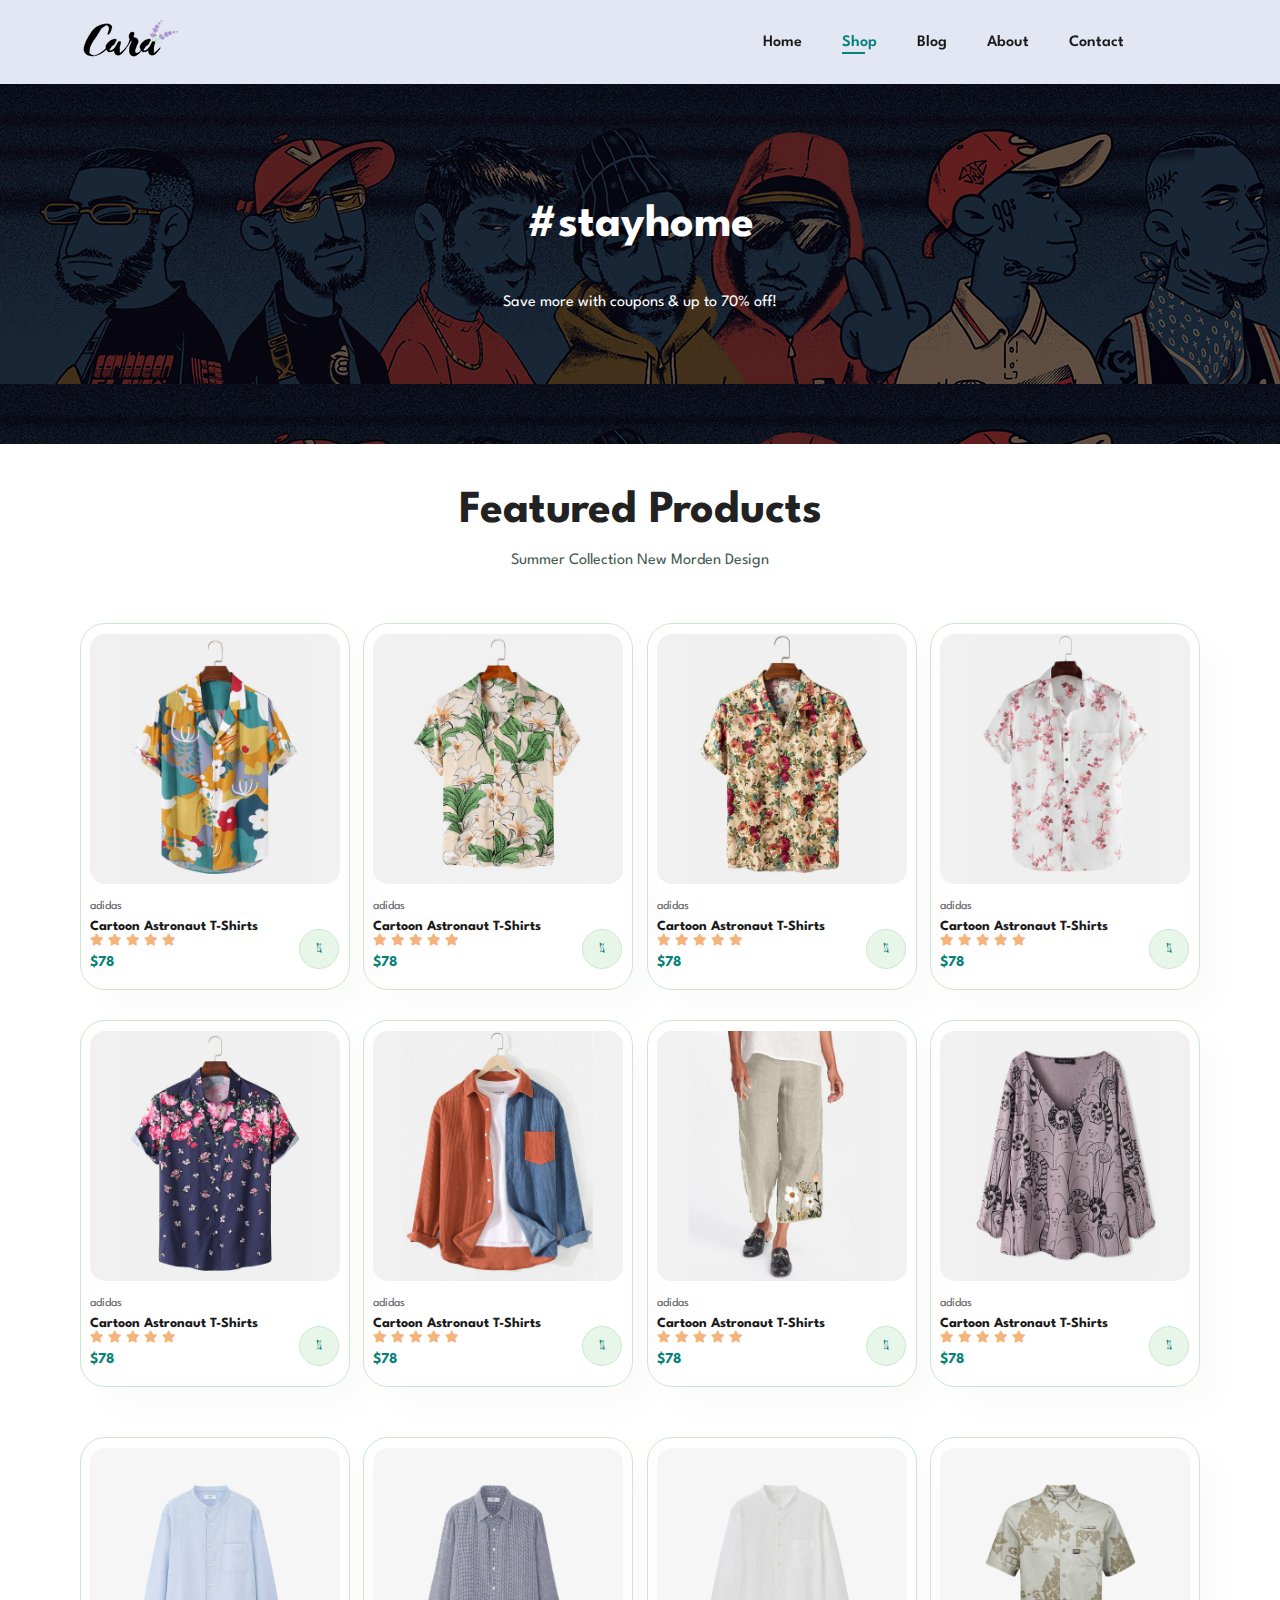
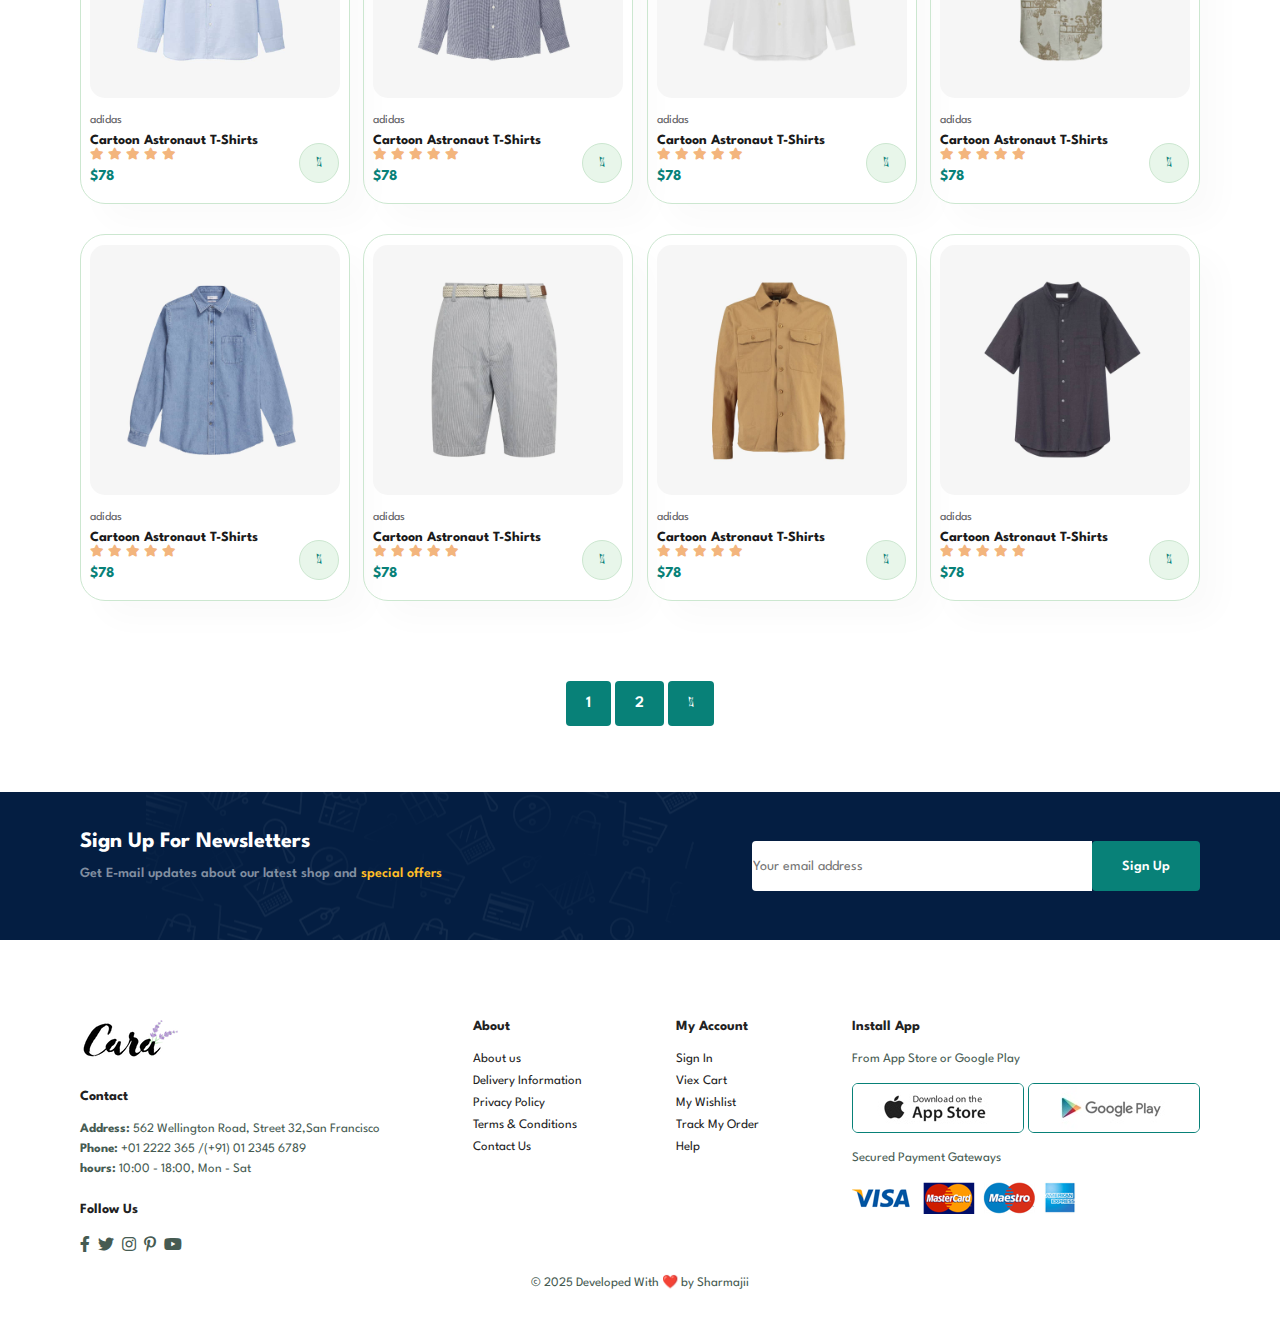
<file: shop.html>
<!DOCTYPE html>
<html lang="en">
<head>
    <meta charset="UTF-8">
    <meta name="viewport" content="width=device-width, initial-scale=1.0">
    <title>Ecommerce Website</title>
    <link rel="stylesheet" href="https://pro.fontawesome.com/releases/v5.10.0/css/all.css" />
    <link rel="stylesheet" href="style.css">
</head>
<body>
    <section id="header">
        <a href="#"><img src="assets/logo_files/logo.png" alt=""></a>

        <div>
            <ul id="navbar">
                <li><a href="index.html">Home</a></li>
                <li><a class="active" href="shop.html">Shop</a></li>
                <li><a href="blog.html">Blog</a></li>
                <li><a href="about.html">About</a></li>
                <li><a href="contact.html">Contact</a></li>
                <li id="lg-bag"><a href="cart.html"><i class="far fa-shopping-bag"></i></a></li>
                <a href="#" id="close"><i class="far fa-times"></i></a>
            </ul>
        </div>
        <div id="mobile">
                <a href="cart.html"><i class="far fa-shopping-bag"></i></a>
                <i id="bar" class="fas fa-outdent"></i>
        </div>

    </section>

    <section id="page-header">
        <h2>#stayhome</h2>
        <p>Save more with coupons & up to 70% off!</p>
    </section>

    
<section id="product1" class="section-p1">
      <h2>Featured Products</h2>
      <p>Summer Collection New Morden Design</p>
      <div class="pro-container">
        <div class="pro" onclick="window.location.href='sproduct.html'">
            <img src="assets/a1.png" alt="">
            <div class="des">
                <span>adidas</span>
                <h5>Cartoon Astronaut T-Shirts</h5>
                <div class="star">
                    <i class="fas fa-star"></i>
                    <i class="fas fa-star"></i>
                    <i class="fas fa-star"></i>
                    <i class="fas fa-star"></i>
                    <i class="fas fa-star"></i>
                </div>
                <h4>$78</h4>
            </div>
            <a href="#"><i class="fal fa-shopping-cart cart"></i></a>
        </div>
        
            <div class="pro">
                <img src="assets/a2.png" alt="">
                <div class="des">
                    <span>adidas</span>
                    <h5>Cartoon Astronaut T-Shirts</h5>
                    <div class="star">
                        <i class="fas fa-star"></i>
                        <i class="fas fa-star"></i>
                        <i class="fas fa-star"></i>
                        <i class="fas fa-star"></i>
                        <i class="fas fa-star"></i>
                    </div>
                    <h4>$78</h4>
                </div>
                <a href="#"><i class="fal fa-shopping-cart cart"></i></a>
            </div>
            
                <div class="pro">
                    <img src="assets/a3.png" alt="">
                    <div class="des">
                        <span>adidas</span>
                        <h5>Cartoon Astronaut T-Shirts</h5>
                        <div class="star">
                            <i class="fas fa-star"></i>
                            <i class="fas fa-star"></i>
                            <i class="fas fa-star"></i>
                            <i class="fas fa-star"></i>
                            <i class="fas fa-star"></i>
                        </div>
                        <h4>$78</h4>
                    </div>
                    <a href="#"><i class="fal fa-shopping-cart cart"></i></a>
                </div>
                
                    <div class="pro">
                        <img src="assets/a4.png" alt="">
                        <div class="des">
                            <span>adidas</span>
                            <h5>Cartoon Astronaut T-Shirts</h5>
                            <div class="star">
                                <i class="fas fa-star"></i>
                                <i class="fas fa-star"></i>
                                <i class="fas fa-star"></i>
                                <i class="fas fa-star"></i>
                                <i class="fas fa-star"></i>
                            </div>
                            <h4>$78</h4>
                        </div>
                        <a href="#"><i class="fal fa-shopping-cart cart"></i></a>
                    </div>
                    
                        <div class="pro">
                            <img src="assets/a5.png" alt="">
                            <div class="des">
                                <span>adidas</span>
                                <h5>Cartoon Astronaut T-Shirts</h5>
                                <div class="star">
                                    <i class="fas fa-star"></i>
                                    <i class="fas fa-star"></i>
                                    <i class="fas fa-star"></i>
                                    <i class="fas fa-star"></i>
                                    <i class="fas fa-star"></i>
                                </div>
                                <h4>$78</h4>
                            </div>
                            <a href="#"><i class="fal fa-shopping-cart cart"></i></a>
                        </div>
                        
                            <div class="pro">
                                <img src="assets/a6.png" alt="">
                                <div class="des">
                                    <span>adidas</span>
                                    <h5>Cartoon Astronaut T-Shirts</h5>
                                    <div class="star">
                                        <i class="fas fa-star"></i>
                                        <i class="fas fa-star"></i>
                                        <i class="fas fa-star"></i>
                                        <i class="fas fa-star"></i>
                                        <i class="fas fa-star"></i>
                                    </div>
                                    <h4>$78</h4>
                                </div>
                                <a href="#"><i class="fal fa-shopping-cart cart"></i></a>
                            </div>
                            
                                <div class="pro">
                                    <img src="assets/a7.png" alt="">
                                    <div class="des">
                                        <span>adidas</span>
                                        <h5>Cartoon Astronaut T-Shirts</h5>
                                        <div class="star">
                                            <i class="fas fa-star"></i>
                                            <i class="fas fa-star"></i>
                                            <i class="fas fa-star"></i>
                                            <i class="fas fa-star"></i>
                                            <i class="fas fa-star"></i>
                                        </div>
                                        <h4>$78</h4>
                                    </div>
                                    <a href="#"><i class="fal fa-shopping-cart cart"></i></a>
                                </div>
                                
                                    <div class="pro">
                                        <img src="assets/a8.png" alt="">
                                        <div class="des">
                                            <span>adidas</span>
                                            <h5>Cartoon Astronaut T-Shirts</h5>
                                            <div class="star">
                                                <i class="fas fa-star"></i>
                                                <i class="fas fa-star"></i>
                                                <i class="fas fa-star"></i>
                                                <i class="fas fa-star"></i>
                                                <i class="fas fa-star"></i>
                                            </div>
                                            <h4>$78</h4>
                                        </div>
                                        <a href="#"><i class="fal fa-shopping-cart cart"></i></a>
                                    </div>
        <div class="pro-container">
          <div class="pro">
              <img src="assets/b1.png" alt="">
              <div class="des">
                  <span>adidas</span>
                  <h5>Cartoon Astronaut T-Shirts</h5>
                  <div class="star">
                      <i class="fas fa-star"></i>
                      <i class="fas fa-star"></i>
                      <i class="fas fa-star"></i>
                      <i class="fas fa-star"></i>
                      <i class="fas fa-star"></i>
                  </div>
                  <h4>$78</h4>
              </div>
              <a href="#"><i class="fal fa-shopping-cart cart"></i></a>
          </div>
          
              <div class="pro">
                  <img src="assets/b2.png" alt="">
                  <div class="des">
                      <span>adidas</span>
                      <h5>Cartoon Astronaut T-Shirts</h5>
                      <div class="star">
                          <i class="fas fa-star"></i>
                          <i class="fas fa-star"></i>
                          <i class="fas fa-star"></i>
                          <i class="fas fa-star"></i>
                          <i class="fas fa-star"></i>
                      </div>
                      <h4>$78</h4>
                  </div>
                  <a href="#"><i class="fal fa-shopping-cart cart"></i></a>
              </div>
              
                  <div class="pro">
                      <img src="assets/b3.png" alt="">
                      <div class="des"> 
                          <span>adidas</span>
                          <h5>Cartoon Astronaut T-Shirts</h5>
                          <div class="star">
                              <i class="fas fa-star"></i>
                              <i class="fas fa-star"></i>
                              <i class="fas fa-star"></i>
                              <i class="fas fa-star"></i>
                              <i class="fas fa-star"></i>
                          </div>
                          <h4>$78</h4>
                      </div>
                      <a href="#"><i class="fal fa-shopping-cart cart"></i></a>
                    </div> 
                  
                      <div class="pro">
                          <img src="assets/b4.png" alt="">
                          <div class="des">
                              <span>adidas</span>
                              <h5>Cartoon Astronaut T-Shirts</h5>
                              <div class="star">
                                  <i class="fas fa-star"></i>
                                  <i class="fas fa-star"></i>
                                  <i class="fas fa-star"></i>
                                  <i class="fas fa-star"></i>
                                  <i class="fas fa-star"></i>
                              </div>
                              <h4>$78</h4>
                          </div>
                          <a href="#"><i class="fal fa-shopping-cart cart"></i></a>
                      </div>
                      
                          <div class="pro">
                              <img src="assets/b5.png" alt="">
                              <div class="des">
                                  <span>adidas</span>
                                  <h5>Cartoon Astronaut T-Shirts</h5>
                                  <div class="star">
                                      <i class="fas fa-star"></i>
                                      <i class="fas fa-star"></i>
                                      <i class="fas fa-star"></i>
                                      <i class="fas fa-star"></i>
                                      <i class="fas fa-star"></i>
                                  </div>
                                  <h4>$78</h4>
                              </div>
                              <a href="#"><i class="fal fa-shopping-cart cart"></i></a>
                          </div>
                          
                              <div class="pro">
                                  <img src="assets/b6.png" alt="">
                                  <div class="des">
                                      <span>adidas</span>
                                      <h5>Cartoon Astronaut T-Shirts</h5>
                                      <div class="star">
                                          <i class="fas fa-star"></i>
                                          <i class="fas fa-star"></i>
                                          <i class="fas fa-star"></i>
                                          <i class="fas fa-star"></i>
                                          <i class="fas fa-star"></i>
                                      </div>
                                      <h4>$78</h4>
                                  </div>
                                  <a href="#"><i class="fal fa-shopping-cart cart"></i></a>
                              </div>
                              
                                  <div class="pro">
                                      <img src="assets/b7.png" alt="">
                                      <div class="des">
                                          <span>adidas</span>
                                          <h5>Cartoon Astronaut T-Shirts</h5>
                                          <div class="star">
                                              <i class="fas fa-star"></i>
                                              <i class="fas fa-star"></i>
                                              <i class="fas fa-star"></i>
                                              <i class="fas fa-star"></i>
                                              <i class="fas fa-star"></i>
                                          </div>
                                          <h4>$78</h4>
                                      </div>
                                      <a href="#"><i class="fal fa-shopping-cart cart"></i></a>
                                  </div>
                                  
                                      <div class="pro">
                                          <img src="assets/b8.png" alt="">
                                          <div class="des">
                                              <span>adidas</span>
                                              <h5>Cartoon Astronaut T-Shirts</h5>
                                              <div class="star">
                                                  <i class="fas fa-star"></i>
                                                  <i class="fas fa-star"></i>
                                                  <i class="fas fa-star"></i>
                                                  <i class="fas fa-star"></i>
                                                  <i class="fas fa-star"></i>
                                              </div>
                                              <h4>$78</h4>
                                          </div>
                                          <a href="#"><i class="fal fa-shopping-cart cart"></i></a>
                                      </div>
        </div>
      </section>

<section id="pagination" class="section-p1">
    <a href="#">1</a>
    <a href="#">2</a>
    <a href="#"><i class="fal fa-long-arrow-alt-right"></i></a>
</section>      

   <section id="newsletter" class="section-p1 section-m1">
    <div class="newstext">
        <h4>Sign Up For Newsletters</h4>
        <p>Get E-mail updates about our latest shop and <span>special offers</span></p>
    </div>
    <div class="form">
        <input type="text" placeholder="Your email address">
        <button class="normal">Sign Up</button>
    </div>
</section>

<footer class="section-p1">
    <div class="col">
        <img  class="logo" src="assets/logo_files/logo.png" alt="">
        <h4>Contact</h4>
        <p><strong>Address: </strong> 562 Wellington Road, Street 32,San Francisco</p>
        <p><strong>Phone: </strong> +01 2222 365 /(+91) 01 2345 6789</p>
        <p><strong>hours: </strong>10:00 - 18:00, Mon - Sat</p>
        <div class="follow">
            <h4>Follow Us</h4>
            <div class="icon">
                <i class="fab fa-facebook-f"></i>
                <i class="fab fa-twitter"></i>
                <i class="fab fa-instagram"></i>
                <i class="fab fa-pinterest-p"></i>
                <i class="fab fa-youtube"></i>
            </div>
        </div>
    </div>

    <div class="col">
        <h4>About</h4>
        <a href="#">About us</a>
        <a href="#">Delivery Information</a>
        <a href="#">Privacy Policy</a>
        <a href="#">Terms & Conditions</a>
        <a href="#">Contact Us</a>
    </div>

    <div class="col">
        <h4>My Account</h4>
        <a href="#">Sign In</a>
        <a href="#">Viex Cart</a>
        <a href="#">My Wishlist</a>
        <a href="#">Track My Order</a>
        <a href="#">Help</a>
    </div>

    <div class="col install">
        <h4>Install App</h4>
        <p>From App Store or Google Play</p>
        <div class="row">
            <img src="assets/app.png" alt="">
            <img src="assets/play.png" alt="">
        </div>
        <p>Secured Payment Gateways</p>
        <img src="assets/pay.png" alt="">
    </div>

    <div class="copyright">
        <p>&copy; 2025 Developed With ❤️ by Sharmajii</p>
    </div>
</footer>

<script src="script.js"></script>
</body>
</html>
</file>
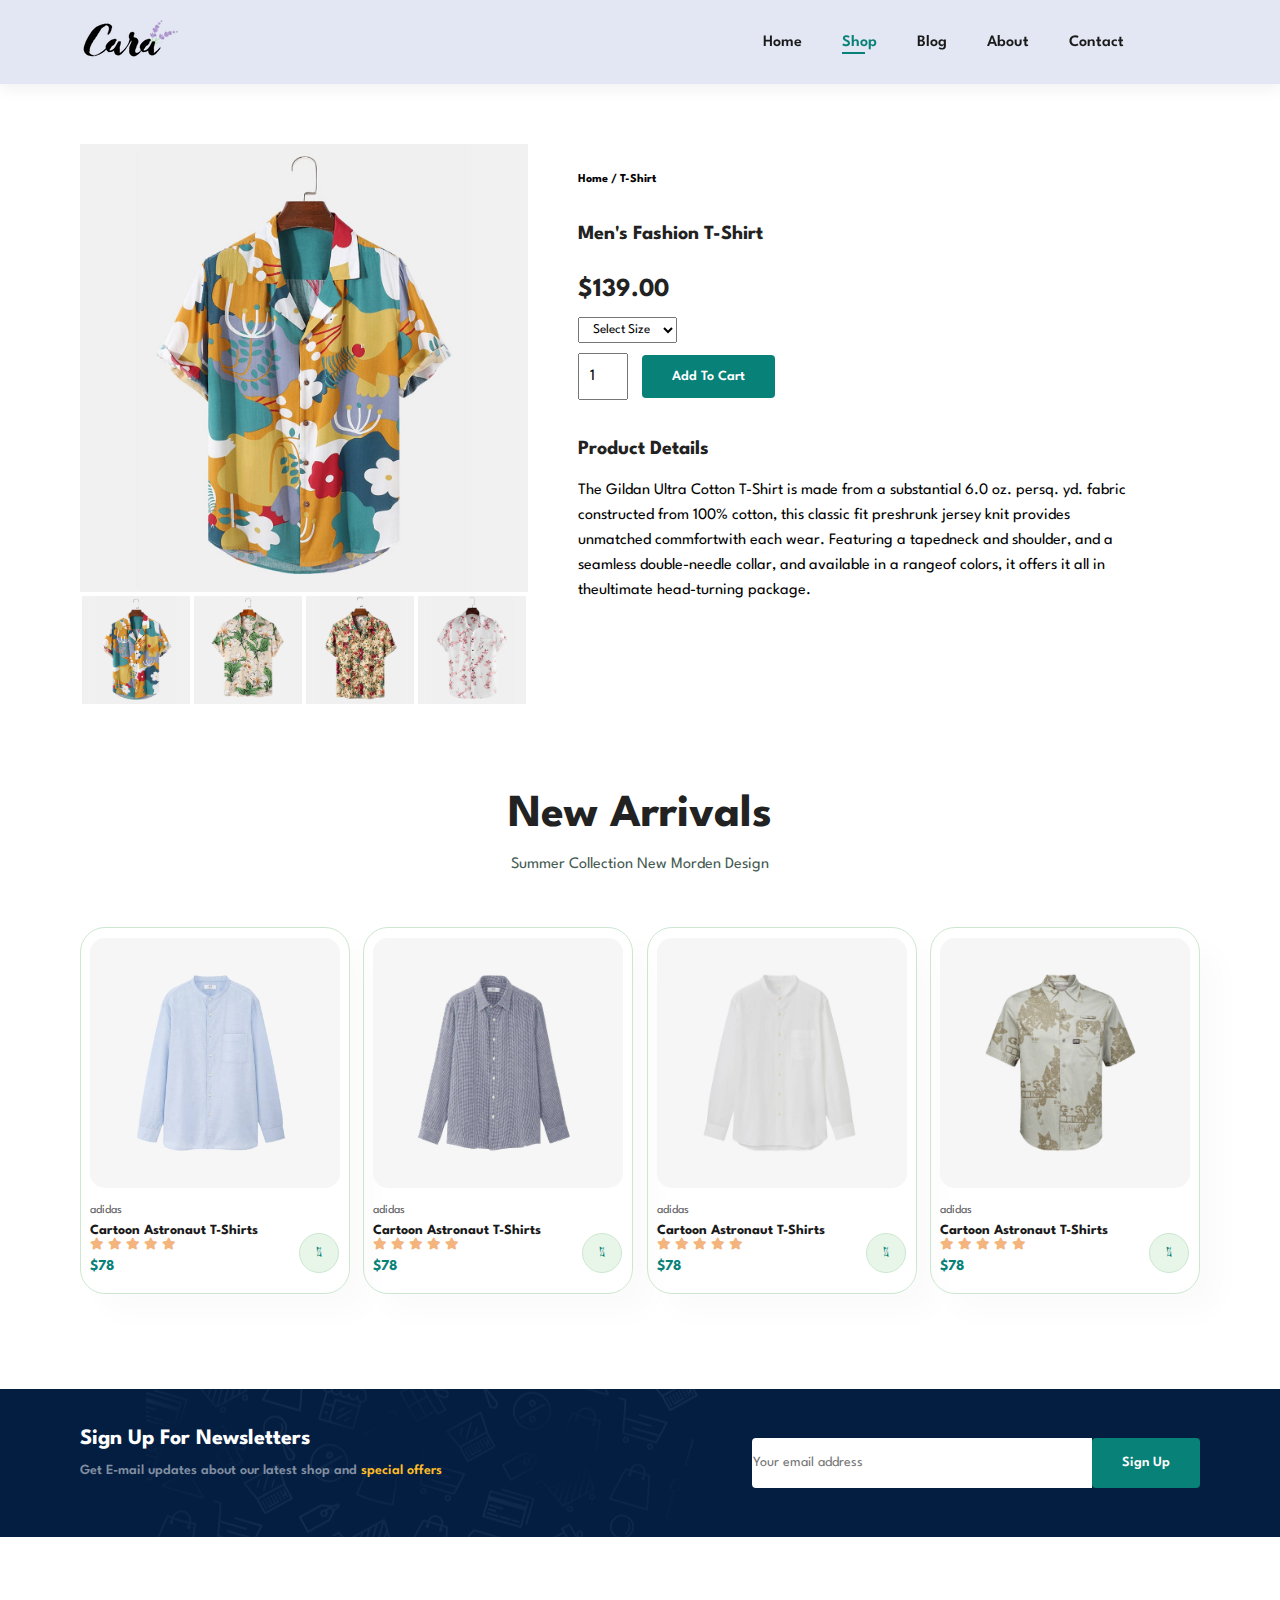
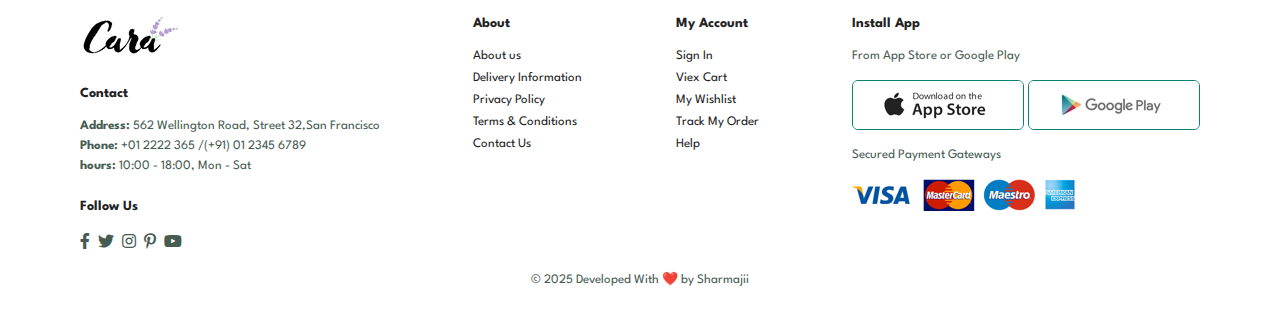
<file: sproduct.html>
<!DOCTYPE html>
<html lang="en">
<head>
    <meta charset="UTF-8">
    <meta name="viewport" content="width=device-width, initial-scale=1.0">
    <title>Ecommerce Website</title>
    <link rel="stylesheet" href="https://pro.fontawesome.com/releases/v5.10.0/css/all.css" />
    <link rel="stylesheet" href="style.css">
</head>
<body>
    <section id="header">
        <a href="#"><img src="assets/logo_files/logo.png" alt=""></a>

        <div>
            <ul id="navbar">
                <li><a href="index.html">Home</a></li>
                <li><a class="active" href="shop.html">Shop</a></li>
                <li><a href="blog.html">Blog</a></li>
                <li><a href="about.html">About</a></li>
                <li><a href="contact.html">Contact</a></li>
                <li id="lg-bag"><a href="cart.html"><i class="far fa-shopping-bag"></i></a></li>
                <a href="#" id="close"><i class="far fa-times"></i></a>
            </ul>
        </div>
        <div id="mobile">
                <a href="cart.html"><i class="far fa-shopping-bag"></i></a>
                <i id="bar" class="fas fa-outdent"></i>
        </div>

    </section>

    <section id="prodetails" class="section-p1">
        <div class="single-pro-image">
            <img src="assets/a1.png" width="100%" id="MainImg" alt="">

        <div class="small-img-group">
            <div class="small-img-col">
                <img src="assets/a1.png" width="100%" class="small-img" alt="">
            </div>
            <div class="small-img-col">
                <img src="assets/a2.png" width="100%" class="small-img" alt="">
            </div>
            <div class="small-img-col">
                <img src="assets/a3.png" width="100%" class="small-img" alt="">
            </div>
            <div class="small-img-col">
                <img src="assets/a4.png" width="100%" class="small-img" alt="">
            </div>
        </div>
    </div>
   

    <div class="single-pro-details">
        <h6>Home / T-Shirt</h6>
        <h4>Men's Fashion T-Shirt</h4>
        <h2>$139.00</h2>
        <select>
            <option>Select Size</option>
            <option>Small</option>
            <option>Medium</option>
            <option>Large</option>
            <option>XL</option>
            <option>XXL</option>
        </select>
        <input type="number" value="1">
        <button class="normal">Add To Cart</button>
        <h4>Product Details</h4>
        <span>The Gildan Ultra Cotton T-Shirt is made from a substantial 6.0 oz. persq. yd. fabric constructed from 100% cotton, this classic fit preshrunk jersey knit provides unmatched commfortwith each wear. Featuring a tapedneck and shoulder, and a seamless double-needle collar, and available in a rangeof colors, it offers it all in theultimate head-turning package. </span>
    </div>


    </section>

    <section id="product1" class="section-p1">
        <h2>New Arrivals</h2>
        <p>Summer Collection New Morden Design</p>
        <div class="pro-container">
          <div class="pro">
              <img src="assets/b1.png" alt="">
              <div class="des">
                  <span>adidas</span>
                  <h5>Cartoon Astronaut T-Shirts</h5>
                  <div class="star">
                      <i class="fas fa-star"></i>
                      <i class="fas fa-star"></i>
                      <i class="fas fa-star"></i>
                      <i class="fas fa-star"></i>
                      <i class="fas fa-star"></i>
                  </div>
                  <h4>$78</h4>
              </div>
              <a href="#"><i class="fal fa-shopping-cart cart"></i></a>
          </div>
          
              <div class="pro">
                  <img src="assets/b2.png" alt="">
                  <div class="des">
                      <span>adidas</span>
                      <h5>Cartoon Astronaut T-Shirts</h5>
                      <div class="star">
                          <i class="fas fa-star"></i>
                          <i class="fas fa-star"></i>
                          <i class="fas fa-star"></i>
                          <i class="fas fa-star"></i>
                          <i class="fas fa-star"></i>
                      </div>
                      <h4>$78</h4>
                  </div>
                  <a href="#"><i class="fal fa-shopping-cart cart"></i></a>
              </div>
              
                  <div class="pro">
                      <img src="assets/b3.png" alt="">
                      <div class="des"> 
                          <span>adidas</span>
                          <h5>Cartoon Astronaut T-Shirts</h5>
                          <div class="star">
                              <i class="fas fa-star"></i>
                              <i class="fas fa-star"></i>
                              <i class="fas fa-star"></i>
                              <i class="fas fa-star"></i>
                              <i class="fas fa-star"></i>
                          </div>
                          <h4>$78</h4>
                      </div>
                      <a href="#"><i class="fal fa-shopping-cart cart"></i></a>
                    </div> 
                  
                      <div class="pro">
                          <img src="assets/b4.png" alt="">
                          <div class="des">
                              <span>adidas</span>
                              <h5>Cartoon Astronaut T-Shirts</h5>
                              <div class="star">
                                  <i class="fas fa-star"></i>
                                  <i class="fas fa-star"></i>
                                  <i class="fas fa-star"></i>
                                  <i class="fas fa-star"></i>
                                  <i class="fas fa-star"></i>
                              </div>
                              <h4>$78</h4>
                          </div>
                          <a href="#"><i class="fal fa-shopping-cart cart"></i></a>
                      </div>
        </div>
      </section>


   <section id="newsletter" class="section-p1 section-m1">
    <div class="newstext">
        <h4>Sign Up For Newsletters</h4>
        <p>Get E-mail updates about our latest shop and <span>special offers</span></p>
    </div>
    <div class="form">
        <input type="text" placeholder="Your email address">
        <button class="normal">Sign Up</button>
    </div>
</section>

<footer class="section-p1">
    <div class="col">
        <img  class="logo" src="assets/logo_files/logo.png" alt="">
        <h4>Contact</h4>
        <p><strong>Address: </strong> 562 Wellington Road, Street 32,San Francisco</p>
        <p><strong>Phone: </strong> +01 2222 365 /(+91) 01 2345 6789</p>
        <p><strong>hours: </strong>10:00 - 18:00, Mon - Sat</p>
        <div class="follow">
            <h4>Follow Us</h4>
            <div class="icon">
                <i class="fab fa-facebook-f"></i>
                <i class="fab fa-twitter"></i>
                <i class="fab fa-instagram"></i>
                <i class="fab fa-pinterest-p"></i>
                <i class="fab fa-youtube"></i>
            </div>
        </div>
    </div>

    <div class="col">
        <h4>About</h4>
        <a href="#">About us</a>
        <a href="#">Delivery Information</a>
        <a href="#">Privacy Policy</a>
        <a href="#">Terms & Conditions</a>
        <a href="#">Contact Us</a>
    </div>

    <div class="col">
        <h4>My Account</h4>
        <a href="#">Sign In</a>
        <a href="#">Viex Cart</a>
        <a href="#">My Wishlist</a>
        <a href="#">Track My Order</a>
        <a href="#">Help</a>
    </div>

    <div class="col install">
        <h4>Install App</h4>
        <p>From App Store or Google Play</p>
        <div class="row">
            <img src="assets/app.png" alt="">
            <img src="assets/play.png" alt="">
        </div>
        <p>Secured Payment Gateways</p>
        <img src="assets/pay.png" alt="">
    </div>

    <div class="copyright">
        <p>&copy; 2025 Developed With ❤️ by Sharmajii</p>
    </div>
</footer>

<script>
    var MainImg = document.getElementById("MainImg");
    var smallimg = document.getElementsByClassName("small-img");

    smallimg[0].onclick = function(){
        MainImg.src = smallimg[0].src;
    } 
    smallimg[1].onclick = function(){
        MainImg.src = smallimg[1].src;
    } 
    smallimg[2].onclick = function(){
        MainImg.src = smallimg[2].src;
    } 
    smallimg[3].onclick = function(){
        MainImg.src = smallimg[3].src;
    } 
</script>

<script src="script.js"></script>
</body>
</html>
</file>
<file: style.css>
@import url('https://fonts.googleapis.com/css2?family=Spartan:wght@100;200;300;400;500;600;700;800;900&display=swap');

* {
    margin: 0;
    padding: 0;
    box-sizing: border-box;
    font-family: 'Spartan',sans-serif;
}

h1{
    font-size: 50px;
    line-height: 64px;
    color: #222;
}

h2{
    font-size: 46px;
    line-height: 54px;
    color: #222;
}

h4{
    font-size: 20px;
    color:#222;
}

h6{
    font-weight: 700;
    font-size: 12px;
}

p{
    font-size: 16px;
    color: #465b52;
    margin: 15px 0 20px 0;
}

.section-p1{
    padding: 40px 80px;
}

.section-m1{
    margin: 40px 0;
}

button.normal{
    font-size:14px;
    font-weight: 600;
    padding:15px 30px;
    color: #000;
    background: #fff;
    border-radius:4px;
    cursor: pointer;
    border: none;
    outline: none;
    transition: 0.02s ease;
}

button.white{
    font-size:13px;
    font-weight: 600;
    padding:11px 18px;
    color: #fff;
    background: transparent;
    border-radius:4px;
    cursor: pointer;
    outline: none;
    transition: 0.02s ease;
    border: 1px solid #fff;
}


body{
    width: 100%;
}

/* Header Section */
#header{
    display: flex;
    justify-content: space-between;
    align-items: center;
    padding: 20px 80px;
    background: #E3E6F3;
    box-shadow: 0 5px 15px rgba(0, 0, 0, 0.06);
    z-index: 999;
    position: sticky;
    top: 0;
    left: 0;
}

#navbar{
    display: flex;
    align-items: center;
    justify-content: center;
}

#navbar li{
    list-style: none;
    padding: 0 20px;
    position: relative;

}

#navbar li a{
    text-decoration: none;
    font-size: 16px;
    font-weight: 600;
    color: #1a1a1a;
    transition: 0.3s ease;
}

#navbar li a:hover,#navbar li a.active{
    color: #088178;
}

#navbar li a.active::after,#navbar li a:hover::after{
    background: #088178;
    content: "";
    width: 30%;
    height: 2px;
    position: absolute;
    bottom: -4px;
    left: 20px;
}

#mobile{
    display: none;
    align-items: center;
}

#close{
    display: none;
}

/* Hero Section */

#hero{
    background-image: url(assets/hero4.png);
    height: 90vh;
    width: 100%;
    background-size: cover;
    background-position: top 25% right 0;
    padding: 0 80px;
    display: flex;
    flex-direction: column;
    align-items: flex-start;
    justify-content: center;
}

#hero h4{
    padding-bottom: 15px;
}

#hero h1{
    color: #088178;
}

#hero button{
    background-image: url(assets/button\ img_files/button.png);
    background-repeat: no-repeat;
    background-color: transparent;
    color: #088178;
    border: 0;
    cursor: pointer;
    padding: 14px 80px 14px 65px;
    font-weight: 700;
    font-family: 15px;
}

#feature{
    display: flex;
    align-items: center;
    justify-content: space-between;
    flex-wrap: wrap;

}

#feature .fe-box{
    width: 180px;
    text-align: center;
    padding:15px 25px ;
    box-shadow: 20px 20px 34px rgba(0, 0, 0, 0.03);
    border: 1px solid #cce7d0;
    border-radius: 4px;
    margin: 15px 0;
}

#feature .fe-box img{
    width: 100%;
    margin-bottom: 10px;
}

#feature .fe-box:hover{
    box-shadow: 10px 10px 54px rgba(70, 62, 221, 0.1);
}

#feature .fe-box h6{
    padding: 9px 8px 6px 8px ;
    line-height: 1;
    border-radius: 4px;
    color: #088178;
    background-color: #fddde4;
}

#feature .fe-box:nth-child(2) h6{
    background-color:#cdebbc;
}

#feature .fe-box:nth-child(3) h6{
    background-color:#d1e8f2;
}

#feature .fe-box:nth-child(4) h6{
    background-color:#cdd4f8;
}

#feature .fe-box:nth-child(5) h6{
    background-color:#f6dbf6;
}

#feature .fe-box:nth-child(6) h6{
    background-color:#fff2e5;
}

#product1{
    text-align: center;
}

#product1 .pro-container{
    display: flex;
    justify-content: space-between;
    padding-top: 20px;
    flex-wrap: wrap;
}

#product1 .pro{
    width: 23%;
    min-width: 270px;
    border: 1px solid #cce7d0;
    padding: 10px 9px;
    border-radius: 25px;
    cursor: pointer;
    box-shadow: 20px 20px 30px rgba(0, 0, 0, 0.02);
    margin: 15px 0;
    transition: 0.03s ease;
    position: relative;
    
}

#product1 .pro:hover{
    box-shadow: 20px 20px 30px rgba(0, 0, 0, 0.06);
}


#product1 .pro img{
    width: 250px;
    border-radius: 15px;
}

#product1 .pro .des{
    text-align: start;
    padding: 10px 0;
}

#product1 .pro .des span{
    color: #606063;
    font-size: 12px;
}

#product1 .pro .des h5{
    font-size: 14px;
    color: #1a1a1a;
    padding-top: 7px;
}

#product1 .pro .des i{
    color: rgba(243, 181, 125);
    font-size: 12px;
}

#product1 .pro .des h4{
    padding-top: 7px;
    font-size: 15px;
    font-weight: 600px;
    color: #088178;
}

#product1 .pro .cart{
    width: 40px;
    height: 40px;
    line-height: 40px;
    border-radius: 50px;
    background-color:#e8f6ea ;
    font-weight: 600;
    color: #088178;
    border: 1px solid #cce7d0;
    position: absolute;
    bottom:20px;
    right:10px ;
}

#banner{
    display: flex;
    align-items: center;
    justify-content: center;
    text-align: center;
    flex-direction: column;
    background-image: url(assets/ba2.png);
    width: 100%;
    height: 40vh;
    background-size: cover;
    background-position: center;
}

#banner h4{
    color: #fff;
    font-size: 20px;
}

#banner h2{
    color: #fff;
    font-size: 30px;
    padding: 10px 0;
}

#banner span{
    color: #ef3636;
}

#banner button:hover{
    background-color: #088178;
    color: #fff;
}

#sm-banner{
    display: flex;
    justify-content: space-between;
    flex-wrap: wrap;
}

#sm-banner .banner-box{
    display: flex;
    align-items: flex-start;
    justify-content:center;
    flex-direction: column;
    background-image: url(assets/ba17.png);
    min-width: 600px;
    height: 50vh;
    background-size: cover;
    background-position: center;
    padding:30px;
    transition: 0.3 ease;

}

#sm-banner .banner-box2{
    background-image: url(assets/ba10.png);
}

#sm-banner h4{
    font-size: 20px;
    font-weight: 300;
    color: #fff;
}

#sm-banner h2{
    font-size: 28px;
    font-weight:800;
    color: #fff;
}

#sm-banner span{
    font-size: 14px;
    font-weight: 500;
    color: #fff;
    padding-bottom: 15px;
}

#sm-banner .banner-box:hover button{
    background-color: #088178;
    border: 1px solid #088178;
}

#banner3{
    display:flex;
    justify-content: space-between;
    flex-wrap: wrap;
    padding: 0 80px;
}


#banner3 .banner-box{
    display: flex;
    align-items: flex-start;
    justify-content:center;
    flex-direction: column;
    background-image: url(assets/ba7.png);
    min-width: 30%;
    height: 30vh;
    background-size: cover;
    background-position: center;
    padding:20px;
    margin-bottom: 20px;
    transition: 0.3 ease;

}

#banner3 h2{
    color: #fff;
    font-size: 22px;
    font-weight: 900;
}

#banner3 h3{
    color: #ec544e;
    font-size: 15px;
    font-weight: 800;
}

#banner3 .banner-box2{
    background-image: url(assets/ba4.png);
}

#banner3 .banner-box3{
    background-image: url(assets/ba18.png);
}

#newsletter{
    display: flex;
    justify-content: space-between;
    flex-wrap: wrap;
    align-items: center;
    background-image: url(assets/b14.png);
    background-repeat:no-repeat;
    background-position: 20% 30%;
    background-color: #041e42;
}

#newsletter h4{
    font-size: 22px;
    font-weight: 700;
    color: #fff;
}

#newsletter p{
    font-size: 14px;
    font-weight: 600;
    color: #818ea0;
}

#newsletter p span{
    color: #ffbd27;
}

#newsletter .form{
    display: flex;
    width: 40%;
}

#newsletter input{
    height: 3.125rem;
    padding: 0 1.25;
    font-size: 14px;
    width: 100%;
    border: 1px solid transparent;
    border-radius: 4px;
    outline: none;
    border-top-right-radius: 0;
    border-bottom-right-radius: 0;
}

#newsletter button{
    background-color: #088178;
    color: #fff;
    white-space: nowrap;
}

footer{
    display: flex;
    flex-wrap: wrap;
    justify-content: space-between;
}

footer .col{
    display: flex;
    flex-direction: column;
    align-items: flex-start;
    margin-bottom: 20px;
}

footer .logo{
    margin-bottom: 30px;
}

footer h4{
    font-size: 14px;
    padding-bottom: 20px;
}

footer p {
    font-size: 13px;
    margin: 0 0 8px 0;
}

footer a{
    font-size: 13px;
    text-decoration: none;
    color: #222;
    margin-bottom:10px;
}

footer .follow{
    margin-top: 20px;
}

footer .follow i{
    color: #465b52;
    padding-right: 4px;
    cursor: pointer;
}

footer .install .row img{
    border: 1px solid #088178;
    border-radius: 6px;
}

footer .install img{
    margin: 10px 0 15px 0;
}

footer .follow i:hover,
footer a:hover{
    color: #088178;
}

footer .copyright{
    width: 100%;
    text-align: center;
}

/* shop page */

#page-header{
    background-image: url(assets/ba1.png);
    width: 100%;
    height: 40vh;
    display: flex;
    justify-content: center;
    text-align: center;
    flex-direction: column;
    background-position: cover;
}

#page-header h2,
#page-header p{
    color: #fff;
    padding: 14px;
}

#pagination{
    text-align: center;
}

#pagination a{
    text-decoration: none;
    background-color: #088178;
    padding: 15px 20px;
    border-radius: 4px;
    color: #fff;
    font-weight: 600;

}

#pagination a i{
    font-size: 16px;
    font-weight: 600;
}

/* single product */

#prodetails{
    display: flex;
    margin-top: 20px;

}

#prodetails .single-pro-image{
    width: 40%;
    margin-right: 50px;
}

#prodetails .single-pro-details{
    width: 50%;
    padding-top: 30px;
}

#prodetails .single-pro-details h4{
    padding: 40px 0 20px 0;
}

#prodetails .single-pro-details h2{
    font-size: 26px;
}

#prodetails .single-pro-details select{
    display: block;
    padding: 5px 10px;
    margin-bottom: 10px;
}

#prodetails .single-pro-details input{
    width: 50px;
    height: 47px;
    padding-left: 10px;
    font-size: 16px;
    margin-right: 10px;
}

#prodetails .single-pro-details input:focus{
    outline: none;
}

#prodetails .single-pro-details button{
    background-color: #088178;
    color: #fff;
}

#prodetails .single-pro-details span{
    line-height: 25px;
}



.small-img-group{
    display: flex;
    justify-content: space-around;
}

.small-img-col{
    flex-basis: 24%;
    cursor: pointer;
}

/* Blog Page */

#page-header.blog-header{
    background-image: url(assets/ba19.png);
}

#blog{
    padding: 150px 150px 0 150px;
}

#blog .blog-box{
    display: flex;
    align-items: center;
    width: 100%;
    position: relative;
    padding-bottom: 90px;
}

#blog .blog-img{
    width: 50%;
    margin-right: 40px;
}

#blog img{
    width: 100%;
    height: 300px;
    object-fit: cover;
}

#blog .blog-details{
    width: 50%;
}

#blog .blog-details a{
    text-decoration: none;
    font-size: 11px;
    color: #000;
    font-weight: 700;
    position: relative;
    transition: 0.3s;
}

#blog .blog-details a::after{
    content: "";
    width: 50px;
    height: 1px;
    background-color: #000;
    position: absolute;
    top: 4px;
    right: -60px;
}

#blog .blog-details a:hover{
    color: #088178;
}

#blog .blog-details a:hover:after{
    background-color: #088178;
}

#blog .blog-box h1{
    position: absolute;
    top: -40px;
    left: 0;
    font-size: 70px;
    font-weight: 700;
    color: #c0cbce;
    z-index: -9;
}

#page-header.about-header{
    background-image: url(assets/d1.png);
}

/* About Page */

#about-head{
    display: flex;
    align-items: center;
}

#about-head img{
    width:50% ;
}

#about-head div{
    padding-left: 90px;
}

#about-app{
    text-align: center;
}

#about-app .video{
    width: 70%;
    height: 100%;
    margin: 30px auto 0 auto;
}

#about-app video{
    width: 100%;
    height: 100%;
    border-radius: 20px;
}

/* Contact Page */

#contact-details{
    display: flex;
    align-items: center;
    justify-content: space-between;
}

#contact-details .details{
    width: 40%;
}

#contact-details .details span,
#form-details span{
    font-size: 14px;
}

#contact-details .details h2,
#form-details h2{
    font-size: 26px;
    line-height: 35px;
    padding:20px 0;
}

#contact-details .details h3{
    font-size: 16px;
    padding-bottom:15px;
}

#contact-details .details li{
    list-style: none;
    display: flex;
    padding: 10px 0;
}

#contact-details .details li i{
    font-size: 14px;
    padding-right: 22px;
}

#contact-details .details li p{
    font-size: 14px;
    margin: 0;
}

#contact-details .map{
    width: 55%;
    height: 400px;
}

#contact-details .map iframe{
    width: 100%;
    height: 100%;
}

#form-details{
    display: flex;
    justify-content: space-between;
    margin: 30px;
    padding: 80px;
    border: 1px solid #e1e1e1;
}

#form-details form{
    width: 65%;
    display: flex;
    flex-direction: column;
    align-items: flex-start;
}

#form-details form input,
#form-details form textarea{
    width: 100%;
    padding: 12px 15px;
    outline: none;
    margin-bottom: 20px;
    border: 1px solid#e1e1e1;
}

#form-details form button{
    background-color: #088178;
    color: #fff;
}

#form-details .people div{
    padding-bottom: 25px;
    display: flex;
    align-items: flex-start;
}

#form-details .people div img{
    width: 65px;
    height: 65px;
    object-fit:cover;
    margin-right: 15px;
}

form-details .people div p{
    margin: 0;
    font-size: 13px;
    line-height: 25px;
}

#form-details .people div p span{
    display: block;
    font-size: 16px;
    font-weight: 600;
    color: #000;
}

/* Cart Page */

#cart{
    overflow-x: auto;
}

#cart table{
    width: 100%;
    table-layout: fixed;
    border-collapse: collapse;
    white-space: nowrap;
}

#cart img{
    width: 70px;
}

#cart table td:nth-child(1){
    width: 100px;
    text-align: center;
}

#cart table td:nth-child(2){
    width: 150px;
    text-align: center;
}

#cart table td:nth-child(3){
    width: 250px;
    text-align: center;
}

#cart table td:nth-child(4),
#cart table td:nth-child(5),
#cart table td:nth-child(6){
        width: 100px;
        text-align: center;
}

#cart table td:nth-child(5) input{
    width: 70px;
    padding: 10px 5px 10px 15px;
}

#cart table thead{
    border: 1px solid #e2e9e1;
    border-left: none;
    border-right: none;
}

#cart table thead td{
    font-weight: 600;
    font-size: 13px;
    text-transform: uppercase;
    padding: 18px 0;
}

#cart table tbody tr td{
    padding-top: 15px;
}

#cart table tbody td{
    font-size: 13px;
}
   
#cart-add{
    display: flex;
    justify-content:space-between;
    flex-wrap: wrap;
}

#coupon{
    width: 50%;
    margin-bottom: 30px;
}

#coupon h3,
#subtotal h3{
    padding-bottom: 15px;
}

#coupon input{
    padding: 10px 20px;
    width: 60%;
    margin-right: 10px;
    border: 1px solid #e2e9e1;
}

#coupon button{
    background-color: #088178;
    color:#fff;
    padding: 12px 20px;
}

#subtotal{
    width: 50%;
    margin-bottom: 30px;
    border: 1px solid #e2e9e1;
    padding: 30px;
}

#subtotal table{
    width: 100%;
    border-collapse: collapse;
    margin-bottom: 20px;
}

#subtotal table td{
    border: 1px solid #e2e9e1;
    width: 50%;
    padding: 10px;
    font-size: 13px;
}

#subtotal button{
    background-color: #088178;
    color: #fff;
    padding: 12px 20px;
}

/* Media Query */

@media (max-width: 799px) {
    .section-p1{
        padding: 40px 40px;
    }

    #navbar{
        display:flex;
        flex-direction: column;
        align-items: flex-start;
        justify-content: flex-start;
        position: fixed;
        top: 0;
        right: -300px;
        height: 100vh;
        width: 300px;
        background-color: #E3E6F3;
        box-shadow: 0 40px 60px rgba(0, 0, 0, 0.1);
        padding: 80px 0 0 10px;
        transition: 0.3s;
    }

    #navbar li{
        margin-bottom: 35px;
    }

    #navbar.active{
        right: 0px;
    }

    #mobile{
        display: flex;
        align-items: center;
    }

    #mobile i{
        color: #1a1a1a;
        font-size: 24px;
        padding-left:20px;
    }

    #close{
        display: initial;
        position: absolute;
        top: 30px;
        left: 30px;
        color: #222;
        font-size: 24px;
    }
    
    #lg-bag{
        display: none;
    }

    #hero{
        height: 70vh;
        padding: 0 80px;
        background-position: top 30% right 30%;
    }

    #feature{
        justify-content: center;
    }

    #feature .fe-box{
        margin: 15px 15px;
    }

    #product1 .pro-container{
        justify-content: center;
    }

    #product1 .pro{
        margin: 15px;
    }

    #banner{
        height: 20vh;
    }

    #sm-banner .banner-box{
        min-width: 100%;
        height: 30vh;
    }

    #banner3{
        padding: 0 40px;
    }

    #banner3 .banner-box{
        width: 28%;
    }

    #newsletter .form{
        width: 70%;
    }

    /* Contact Page */

   #form-details{
    padding: 40px;
   } 
#form-details form{
    width: 40%;
   }
}

@media (max-width: 477px){
    .section-p1{
        padding: 20px;
    }

    #header{
        padding: 10px 30px;
    }

    h1{
        font-size: 38px;
    }

    h2{
        font-size: 32px;
    }

    #hero{
        padding: 0 20px;
        background-position: 55%;
    }

    #feature{
        justify-content: space-between;
    }

    #feature .fe-box{
        width: 155px;
        margin: 0 0 15px 0;
    }

    #product1 .pro{
        width: 100%;
    }

    #banner{
        height: 40vh;
    }

    #sm-banner .banner-box{
        height: 40vh;
    }

    #sm-banner .banner-box2{
        margin-top: 20px;
    }

    #banner3{
        padding: 0 20px;
    }

    #banner3 .banner-box{
        width: 100%;
    }

    #newsletter {
        padding: 40px 20px;
    }

    #newsletter .form{
        width: 100%;
    }

    #footer .copyright{
        text-align: start;
    }

    /* single product */

    #prodetails{
        display: flex;
        flex-direction: column;
    }

    #prodetails .single-pro-image{
        width: 100%;
    }

    #prodetails .single-pro-details{
        width: 100%;
    }

    /* Blog Page */
    #blog{
        padding: 100px 20px 0 20px;
    }

    #blog .blog-box {
        display: flex;
        flex-direction: column;        
        align-items: flex-start;
        
    }

    #blog .blog-img {
        width: 100%;
        margin-bottom: 30px;
    }

    #blog .blog-details {
        width: 100%;
    }

    /* About Page */

    #about-head {
        flex-direction: column;
    }

    #about-head img {
        width: 100%;
        margin-bottom: 30px;
    }

    #about-head div{
        padding-left: 0;
    }

    #about-app .video{
        width: 100%;
    }

    /* Contact Page */

    #contact-details {
        flex-direction: column;
    }

    #contact-details .details {
        width: 100%;
        margin-bottom: 30px;
    }

    #contact-details .map{
        width: 100%;
        height: 400px;
    }

    #form-details {
        padding: 30px 10px;
        margin: 10px;
        flex-wrap: wrap;
    }

    #form-details form {
        width: 100%;
        margin-bottom: 30px;
    }

    /* Caet Page */

    #cart-add {
       flex-direction: column;
    }

    #coupon {
        width: 100%;
   }

   #subtotal {
    width:100%;
    padding: 20px;
  }   
}
</file>
